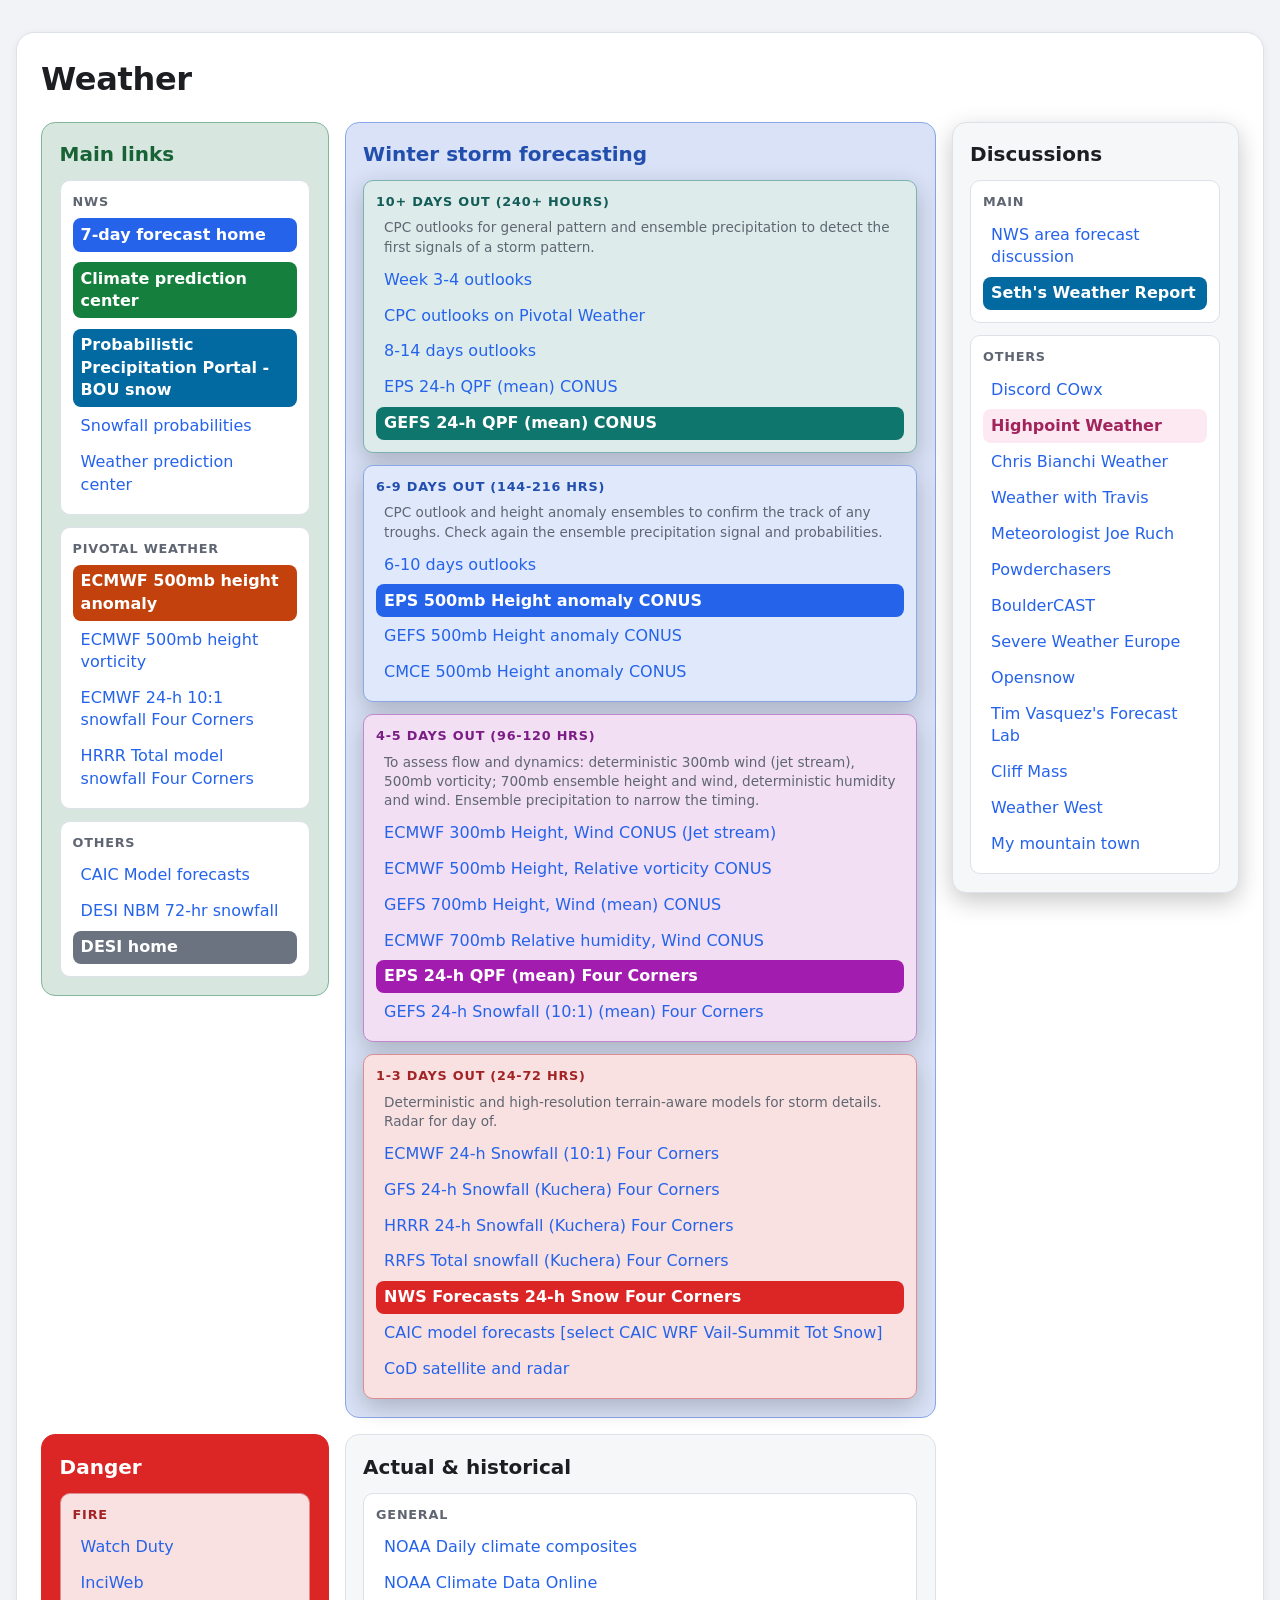
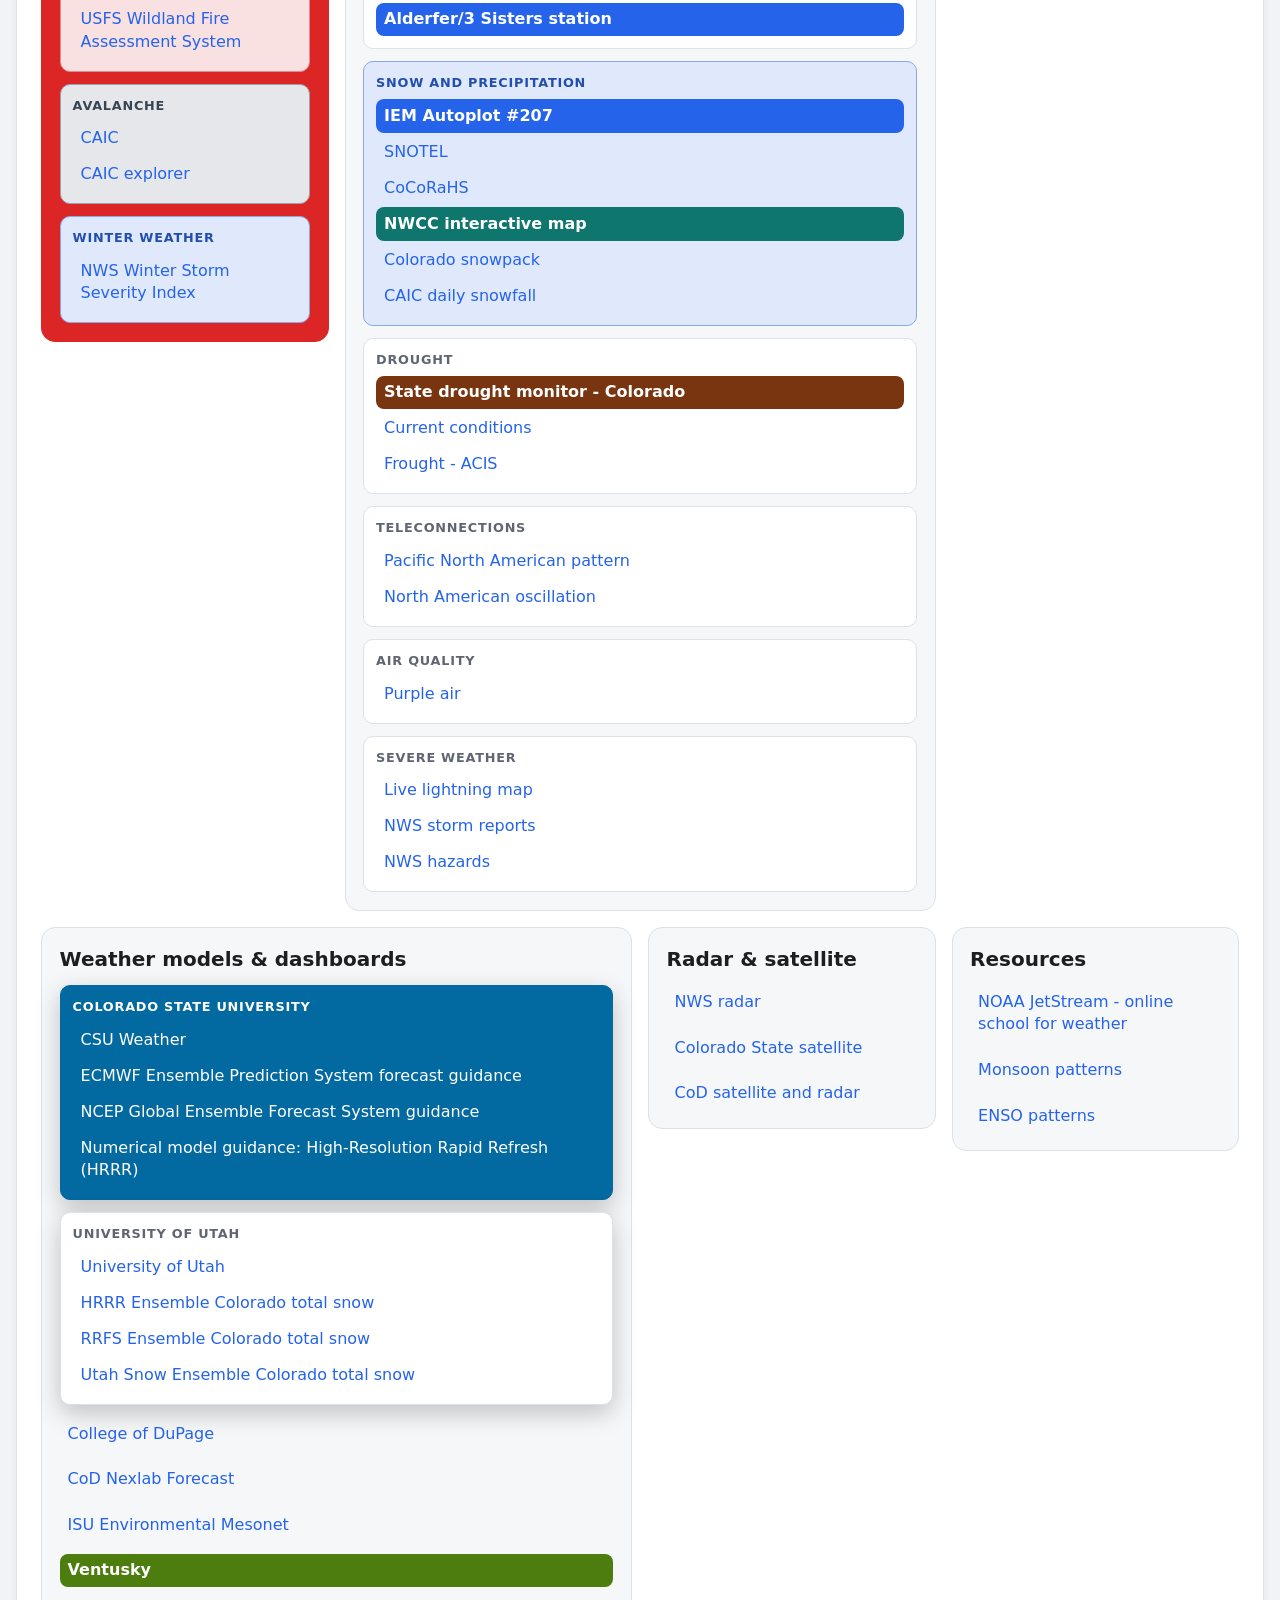
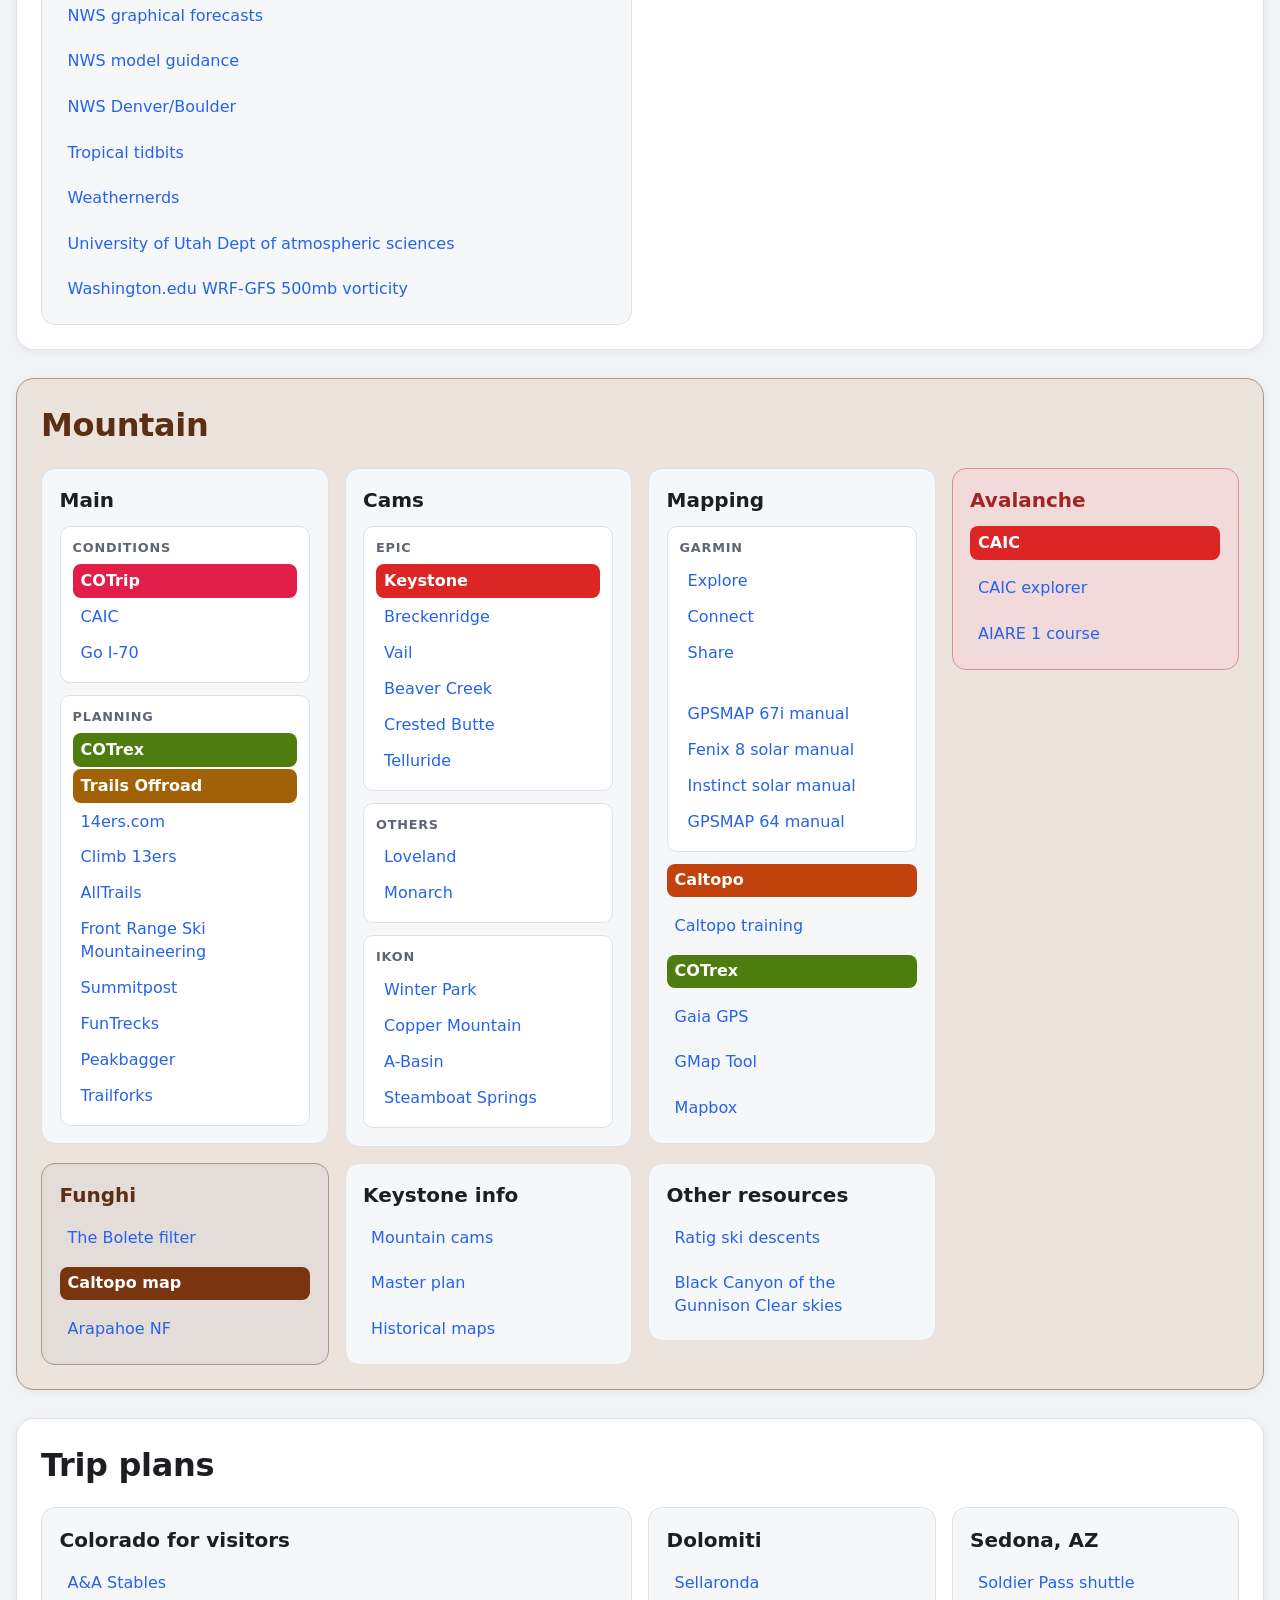
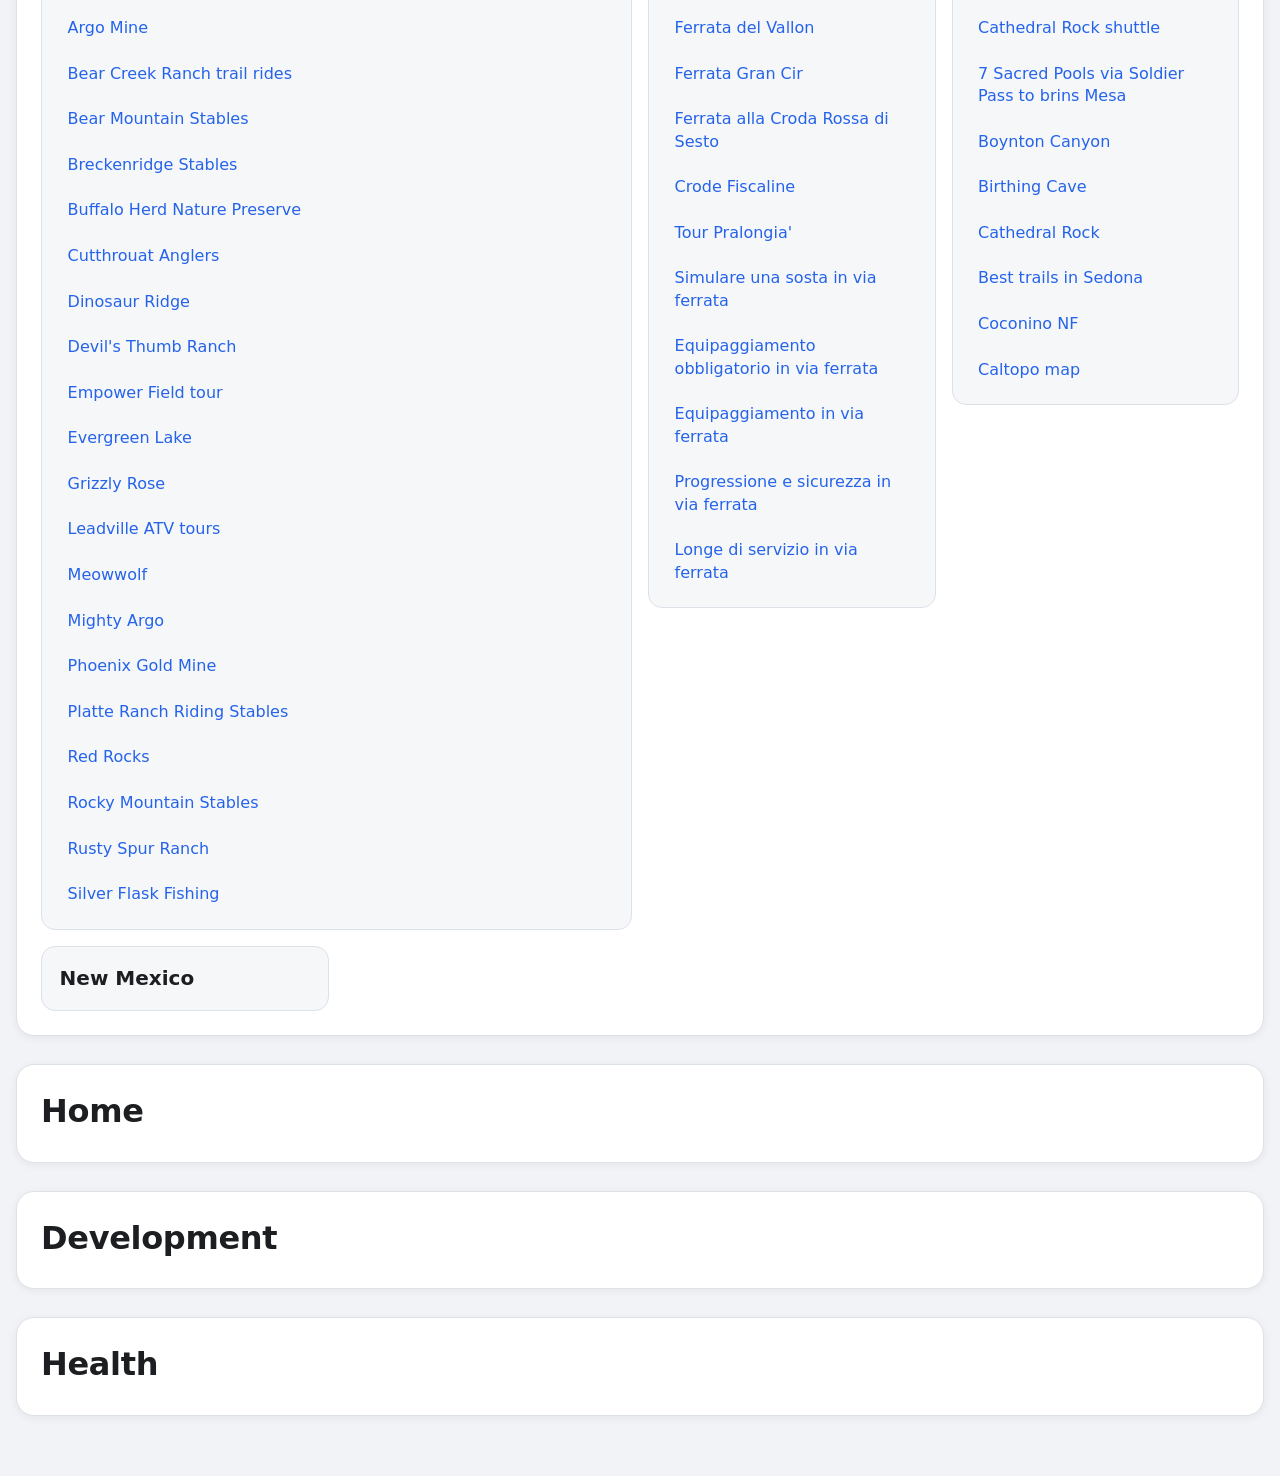
<file: index.html>
<!DOCTYPE html>
<html lang="en">
<head>
  <meta charset="utf-8">
  <meta name="viewport" content="width=device-width, initial-scale=1">
  <title>Favorite Links</title>

  <link rel="stylesheet" href="favorite-links.css">
   
</head>

<body>

    <div class="card-1">
        <h2>Weather</h2>

        <div class="card-2 green">
            <h3>Main links</h3>

            <div class="card-3">
                <h4>NWS</h4>
                    <a class="card-link solid blue mb-1" href="https://forecast.weather.gov/MapClick.php?lon=-105.38099262630568&lat=39.588177105466485#.Xbc_J25FyY4" target="_blank">7-day forecast home</a>
                    <a class="card-link solid green mb-1" href="https://www.cpc.ncep.noaa.gov/products/forecasts/" target="_blank">Climate prediction center</a>
                    <a class="card-link solid sky" href="https://www.wpc.ncep.noaa.gov/Prob_Precip/?ptype=snow&zoom=BOU" target="_blank">Probabilistic Precipitation Portal - BOU snow</a>
                    <a class="card-link" href="https://forecast.weather.gov/MapClick.php?lon=-105.38099262630568&lat=39.588177105466485#.Xbc_J25FyY4" target="_blank">Snowfall probabilities</a>
                    <a class="card-link" href="https://www.wpc.ncep.noaa.gov/index.php#page=ovw" target="_blank">Weather prediction center</a>
            </div>    
            
            <div class="card-3">
                <h4>Pivotal weather</h4>
                    <a class="card-link solid orange" href="https://beta.pivotalweather.com/models/ecmwf_full/500h_anom/conus?forecastHour=126&run=2026103012" target="_blank">ECMWF 500mb height anomaly</a>
                    <a class="card-link" href="https://beta.pivotalweather.com/models/ecmwf_full/500hv/conus?forecastHour=132&run=2026103012" target="_blank">ECMWF 500mb height vorticity</a>
                    <a class="card-link" href="https://beta.pivotalweather.com/models/ecmwf_full/sn10_024h-imp/us_fc?forecastHour=156&run=2026103012" target="_blank">ECMWF 24-h 10:1 snowfall Four Corners</a>
                    <a class="card-link" href="https://beta.pivotalweather.com/models/hrrr/snowfall_acc-imp/us_fc?forecastHour=1&run=2026103017" target="_blank">HRRR Total model snowfall Four Corners</a>
            </div>

            <div class="card-3">
                <h4>Others</h4>
                    <a class="card-link" href="https://avalanche.state.co.us/weather/forecast-models">CAIC Model forecasts</a>
                    <a class="card-link" href="https://sites.gsl.noaa.gov/desi/?x4dLocations=%5B%22City%22%5D&chart=x4d&lat=40&lon=-105&theme=dark&timeZone=local&hourFormat=12&x4dviewState=%7B%22latitude%22%3A39.498%2C%22longitude%22%3A-105.844%2C%22bearing%22%3A0%2C%22pitch%22%3A0%2C%22zoom%22%3A7.68%7D&dset=NBM_CO-CONUS&clusHghlgt=true&x4dMapStyle=3D&x4dMaps=%7B%22basemap%22%3A%7B%22value%22%3A%22Mapbox%22%7D%2C%22mapboxBasemap%22%3A%7B%22value%22%3A%22Charcoal%22%2C%22parentValue%22%3A%22mapboxBasemap%22%7D%2C%22Airports%22%3A%7B%7D%2C%22ARTCC%22%3A%7B%7D%2C%22Cities%22%3A%7B%22checked%22%3Atrue%7D%2C%22Coastlines%22%3A%7B%22checked%22%3Atrue%7D%2C%22County+lines%22%3A%7B%7D%2C%22Countries%22%3A%7B%7D%2C%22Country+lines%22%3A%7B%7D%2C%22Countries+NonUS%22%3A%7B%7D%2C%22Country+NonUS+lines%22%3A%7B%7D%2C%22CWAs%22%3A%7B%7D%2C%22Graticules%22%3A%7B%7D%2C%22HUC+6+%28CONUS+%26+OCONUS%29%22%3A%7B%7D%2C%22HUC+8+%28CONUS%29%22%3A%7B%7D%2C%22PSAs%22%3A%7B%7D%2C%22RFCs%22%3A%7B%7D%2C%22Roads%22%3A%7B%7D%2C%22State+lines%22%3A%7B%7D%2C%22Tribal+Lands%22%3A%7B%7D%2C%22Vulnerability%22%3A%7B%22value%22%3A%22Social+Vulnerability+Index%22%2C%22parentKey%22%3A%22Vulnerability%22%2C%22parentValue%22%3A%22Vulnerability%22%7D%2C%22Watches%2FWarnings%2FAdvisories%22%3A%7B%7D%2C%22Zones+%28public%29%22%3A%7B%7D%2C%22Zones+%28fire+wx%29%22%3A%7B%7D%2C%22Zones+%28coastal+marine%29%22%3A%7B%7D%2C%22Zones+%28offshore+marine%29%22%3A%7B%7D%7D&preferredFontSize=14&x4dDset=%7B%22renderOptions%22%3A%22snow72%22%2C%22plotargs%22%3A%5B%7B%22fields%22%3A%5B%22snow72%22%5D%2C%22fieldOption%22%3A%22spread%22%2C%22trackingID%22%3A%22tracking_c58cbac4-a18a-4561-87d9-267f443c7525%22%2C%22layerorder%22%3A1793505277482%7D%5D%2C%22name%22%3A%22spread%22%7D&x1dGroup=Default&x1dSection=overview&x1dSingleField=t2&x1dGraphStyle=pdf&x2dGraphStyle=boxwhisker&x4dCityPadding=1&x1dMapType=dark&summaryTableAreaSelection=geoRegion%3ACONUS" target="_blank">DESI NBM 72-hr snowfall</a>
                    <a class="card-link solid gray" href="https://sites.gsl.noaa.gov/desi/" target="_blank">DESI home</a>
            </div>
            
        </div>

        <div class="card-2 wide blue">
            <h3>Winter storm forecasting</h3>

            <div class="card-3 teal shadow">
                <h4>10+ days out (240+ hours)</h4>
                <p class="card-note">CPC outlooks for general pattern and ensemble precipitation to detect the first signals of a storm pattern.</p>
                <a class="card-link" href="https://www.cpc.ncep.noaa.gov/products/predictions/WK34/" target="_blank">Week 3-4 outlooks</a>
                <a class="card-link" href="https://beta.pivotalweather.com/forecasts/cpc/cpc_prcp_d0814/conus" target="_blank">CPC outlooks on Pivotal Weather</a>
                <a class="card-link" href="https://www.cpc.ncep.noaa.gov/products/predictions/814day/" target="_blank">8-14 days outlooks</a>
                <a class="card-link" href="https://beta.pivotalweather.com/models/epsens/qpf_024h-mean-imp/conus?forecastHour=264" target="_blank">EPS 24-h QPF (mean) CONUS</a>
                <a class="card-link solid teal" href="https://beta.pivotalweather.com/models/gefsens/qpf_024h-mean-imp/conus?forecastHour=264" target="_blank">GEFS 24-h QPF (mean) CONUS</a>
            </div>

            <div class="card-3 blue shadow">
                <h4>6-9 days out (144-216 hrs)</h4>
                <p class="card-note">CPC outlook and height anomaly ensembles to confirm the track of any troughs. Check again the ensemble precipitation signal and probabilities.</p>
                <a class="card-link" href="https://www.cpc.ncep.noaa.gov/products/predictions/610day/" target="_blank">6-10 days outlooks</a>
                <a class="card-link solid blue" href="https://beta.pivotalweather.com/models/epsens/500h_anom-mean/conus?forecastHour=144" target="_blank">EPS 500mb Height anomaly CONUS</a>
                <a class="card-link" href="https://beta.pivotalweather.com/models/gefsens/500h_anom-mean/conus?forecastHour=144" target="_blank">GEFS 500mb Height anomaly CONUS</a>
                <a class="card-link" href="https://beta.pivotalweather.com/models/cmceens/500h_anom-mean/conus?forecastHour=0" target="_blank">CMCE 500mb Height anomaly CONUS</a>
            </div>

            <div class="card-3 magenta shadow">
                <h4>4-5 days out (96-120 hrs)</h4>
                <p class="card-note">To assess flow and dynamics: deterministic 300mb wind (jet stream), 500mb vorticity; 700mb ensemble height and wind, deterministic humidity and wind. Ensemble precipitation to narrow the timing.</p>
                <a class="card-link" href="https://beta.pivotalweather.com/models/ecmwf_full/500hv/conus?forecastHour=00" target="_blank">ECMWF 300mb Height, Wind CONUS (Jet stream)</a>
                <a class="card-link" href="https://beta.pivotalweather.com/models/ecmwf_full/500hv/conus?forecastHour=00" target="_blank">ECMWF 500mb Height, Relative vorticity CONUS</a>
                <a class="card-link" href="https://beta.pivotalweather.com/models/gefsens/700wh-mean/conus?forecastHour=0" target="_blank">GEFS 700mb Height, Wind (mean) CONUS</a>
                <a class="card-link" href="https://beta.pivotalweather.com/models/ecmwf_full/700rh/conus?forecastHour=0" target="_blank">ECMWF 700mb Relative humidity, Wind CONUS</a>
                <a class="card-link solid magenta" href="https://beta.pivotalweather.com/models/epsens/qpf_024h-mean-imp/us_fc?forecastHour=24" target="_blank">EPS 24-h QPF (mean) Four Corners</a>
                <a class="card-link" href="https://beta.pivotalweather.com/models/gefsens/sn10_024h-mean-imp/us_fc?forecastHour=24" target="_blank">GEFS 24-h Snowfall (10:1) (mean) Four Corners</a>
                
            </div>

            <div class="card-3 red shadow">
                <h4>1-3 days out (24-72 hrs)</h4>
                <p class="card-note">Deterministic and high-resolution terrain-aware models for storm details. Radar for day of.</p>
                <a class="card-link" href="https://beta.pivotalweather.com/models/ecmwf_full/sn10_024h-imp/us_fc?forecastHour=24" target="_blank">ECMWF 24-h Snowfall (10:1) Four Corners</a>
                <a class="card-link" href="https://beta.pivotalweather.com/models/gfs/snku_024h-imp/us_fc?forecastHour=24" target="_blank">GFS 24-h Snowfall (Kuchera) Four Corners</a>
                <a class="card-link" href="https://beta.pivotalweather.com/models/hrrr/snku_024h-imp/us_fc?forecastHour=24" target="_blank">HRRR 24-h Snowfall (Kuchera) Four Corners</a>
                <a class="card-link" href="https://beta.pivotalweather.com/models/rrfs/snku_acc-imp/us_fc?forecastHour=1" target="_blank">RRFS Total snowfall (Kuchera) Four Corners</a>
                <a class="card-link solid red" href="https://beta.pivotalweather.com/forecasts/ndfd/ndfd_24hsnow/us_fc" target="_blank">NWS Forecasts 24-h Snow Four Corners</a>
                <a class="card-link" href="https://avalanche.state.co.us/weather/forecast-models" target="_blank">CAIC model forecasts [select CAIC WRF Vail-Summit Tot Snow] </a>
                <a class="card-link" href="https://weather.cod.edu/satrad/?parms=local-Colorado-comp_radar-24-0-100-1&checked=map&colorbar=undefined" target="_blank">CoD satellite and radar</a>
            </div>

        </div>

        <div class="card-2 shadow">
            <h3>Discussions</h3>

            <div class="card-3">
                <h4>Main</h4>
                    <a class="card-link" href="https://forecast.weather.gov/product.php?site=BOU&issuedby=BOU&product=AFD&format=CI&version=1&glossary=10" target="_blank">NWS area forecast discussion</a>
                    <a class="card-link solid sky" href="https://www.facebook.com/SethsWeatherReport" target="_blank">Seth's Weather Report</a>
            </div>

            <div class="card-3">
                <h4>Others</h4>
                    <a class="card-link" href="https://discord.com/channels/416744473536495617/416744473536495619" target="_blank">Discord COwx</a>
                    <a class="card-link pink" href="https://www.facebook.com/highpointwx/" target="_blank">Highpoint Weather</a>
                    <a class="card-link" href="https://www.facebook.com/BianchiWeather" target="_blank">Chris Bianchi Weather</a>
                    <a class="card-link" href="https://www.facebook.com/travisandweather" target="_blank">Weather with Travis</a>
                    <a class="card-link" href="https://www.facebook.com/ColoradoJoeWx" target="_blank">Meteorologist Joe Ruch</a>
                    <a class="card-link" href="https://powderchasers.com/" target="_blank">Powderchasers</a>
                    <a class="card-link" href="https://bouldercast.com/" target="_blank">BoulderCAST</a>
                    <a class="card-link" href="https://www.severe-weather.eu/" target="_blank">Severe Weather Europe</a>
                    <a class="card-link" href="https://opensnow.com/dailysnow#state" target="_blank">Opensnow</a>
                    <a class="card-link" href="https://www.youtube.com/user/timwxx" target="_blank">Tim Vasquez's Forecast Lab</a>
                    <a class="card-link" href="https://cliffmass.blogspot.com/" target="_blank">Cliff Mass</a>
                    <a class="card-link" href="https://weatherwest.com/" target="_blank">Weather West</a>
                    <a class="card-link" href="https://mymountaintown.com/expert-local-weather" target="_blank">My mountain town</a>
            </div>

        </div>

        <div class="card-2 solid red">
            <h3>Danger</h3>

            <div class="card-3 red">
                <h4>Fire</h4>
            
                <a class="card-link" href="https://app.watchduty.org/" target="_blank">Watch Duty</a>
                <a class="card-link" href="https://inciweb.wildfire.gov/" target="_blank">InciWeb</a>
                <a class="card-link" href="https://www.wfas.net/" target="_blank">USFS Wildland Fire Assessment System</a>
            </div>

            <div class="card-3 slate">
                <h4>Avalanche</h4>
            
                <a class="card-link" href="https://avalanche.state.co.us/" target="_blank">CAIC</a>
                <a class="card-link" href="https://forecasts.avalanche.state.co.us/explorer/" target="_blank">CAIC explorer</a>
            </div>

            <div class="card-3 blue">
                <h4>Winter weather</h4>
            
                <a class="card-link" href="https://www.wpc.ncep.noaa.gov/wwd/wssi/wssi.php?id=BOU" target="_blank">NWS Winter Storm Severity Index</a>
            </div>

        </div>


        <div class="card-2 wide">
            <h3>Actual &amp; historical</h3>

            <div class="card-3">
                <h4>General</h4>
                <a class="card-link" href="https://psl.noaa.gov/data/composites/day/" target="_blank">NOAA Daily climate composites</a>
                <a class="card-link" href="https://psl.noaa.gov/data/composites/day/" target="_blank">NOAA Climate Data Online</a>
                <a class="card-link solid" href="https://jefferson-co.weatherstem.com/alderfer" target="_blank">Alderfer/3 Sisters station</a>
            </div>

            <div class="card-3 blue">
                <h4>Snow and precipitation</h4>
                <a class="card-link solid blue" href="https://mesonet.agron.iastate.edu/plotting/auto/?_wait=no&q=207&v=snow&t=state&wfo=BOU&csector=CO&p=contour&hours=24&sz=5&f=linear&z=yes&zr=3&pz=yes&coop=no&cocorahs=yes&c=yes&ct=yes&lw=1.0&cmap=jet&_r=t&dpi=100&_fmt=png" target="_blank">IEM Autoplot #207</a>
                <a class="card-link" href="https://www.nrcs.usda.gov/resources/data-and-reports/snow-and-climate-monitoring-predefined-reports-and-maps" target="_blank">SNOTEL</a>
                <a class="card-link" href="https://www.cocorahs.org/" target="_blank">CoCoRaHS</a>
                <a class="card-link solid teal" href="https://nwcc-apps.sc.egov.usda.gov/imap/#version=2&elements=&networks=!&states=!&basins=!&hucs=&minElevation=&maxElevation=&elementSelectType=any&activeOnly=true&activeForecastPointsOnly=false&hucLabels=false&hucIdLabels=false&hucParameterLabels=true&stationLabels=&overlays=&overlays=&basinOpacity=75&basinNoDataOpacity=25&basemapOpacity=100&maskOpacity=0&mode=data&openSections=dataElement,parameter,date,basin,options,elements,location,networks&controlsOpen=true&popup=&popupMulti=&popupBasin=&base=esriNgwm&displayType=basinstation&basinType=6&dataElement=PREC&depth=-8&parameter=PCTMED&frequency=DAILY&duration=wytd&customDuration=&dayPart=E&monthPart=E&forecastPubDay=1&forecastExceedance=50&useMixedPast=true&seqColor=1&divColor=7&scaleType=D&scaleMin=&scaleMax=&referencePeriodType=POR&referenceBegin=1991&referenceEnd=2020&minimumYears=20&hucAssociations=true&relativeDate=-1&lat=40.00&lon=-99.00&zoom=4.0" target="_blank">NWCC interactive map</a>
                <a class="card-link" href="https://www.weather.gov/bou/co_snowpack" target="_blank">Colorado snowpack</a>
                <a class="card-link" href="https://avalanche.state.co.us/weather/weather-stations" target="_blank">CAIC daily snowfall</a>
            </div>
            
            <div class="card-3">
                <h4>Drought</h4>
                <a class="card-link solid brown" href="https://droughtmonitor.unl.edu/CurrentMap/StateDroughtMonitor.aspx?CO" target="_blank">State drought monitor - Colorado</a>
                <a class="card-link" href="https://droughtmonitor.unl.edu/ConditionsOutlooks/CurrentConditions.aspx" target="_blank">Current conditions</a>
                <a class="card-link" href="https://drought.rcc-acis.org/" target="_blank">Frought - ACIS</a>
            </div>

            <div class="card-3">
                <h4>Teleconnections</h4>
                <a class="card-link" href="https://www.cpc.ncep.noaa.gov/products/precip/CWlink/pna/pna_index_mrf.shtml" target="_blank">Pacific North American pattern</a>
                <a class="card-link" href="https://www.cpc.ncep.noaa.gov/products/precip/CWlink/pna/nao_index_mrf.shtml" target="_blank">North American oscillation</a>
            </div>

            <div class="card-3">
                <h4>Air quality</h4>
                <a class="card-link" href="https://forecasts.avalanche.state.co.us/explorer/" target="_blank">Purple air</a>
            </div>

            <div class="card-3">
                <h4>Severe weather</h4>
                <a class="card-link" href="https://map.blitzortung.org/#3.22/28.93/-64.39" target="_blank">Live lightning map</a>
                <a class="card-link" href="https://www.weather.gov/source/crh/lsrmap.html?sid=bou" target="_blank">NWS storm reports</a>
                <a class="card-link" href="https://www.weather.gov/wrh/hazards" target="_blank">NWS hazards</a>
            </div>

        </div>

        <div class="card-2 wide">
            <h3>Weather models &amp; dashboards</h3>

            <div class="card-3 solid sky shadow">
                <h4>Colorado State University</h4>
                <a class="card-link" href="https://schumacher.atmos.colostate.edu/weather/" target="_blank">CSU Weather</a>
                <a class="card-link" href="https://schumacher.atmos.colostate.edu/weather/ecmwf.php" target="_blank">ECMWF Ensemble Prediction System forecast guidance</a>
                <a class="card-link" href="https://schumacher.atmos.colostate.edu/weather/ens.php" target="_blank">NCEP Global Ensemble Forecast System guidance</a>
                <a class="card-link" href="https://schumacher.atmos.colostate.edu/weather/hrrr.php" target="_blank">Numerical model guidance: High-Resolution Rapid Refresh (HRRR)</a>

            </div>

            <div class="card-3 shadow">
                <h4>University of Utah</h4>
                <a class="card-link" href="http://weather.utah.edu/index.php" target="_blank">University of Utah</a>
                <a class="card-link" href="http://weather.utah.edu/index.php?t=hrrrqsf&d=48HS&r=CO" target="_blank">HRRR Ensemble Colorado total snow</a>
                <a class="card-link" href="http://weather.utah.edu/index.php?t=rrfsqsf&d=60HS&r=CO" target="_blank">RRFS Ensemble Colorado total snow</a>
                <a class="card-link" href="http://weather.utah.edu/index.php?t=ensgefsds&d=240HS&r=CO" target="_blank">Utah Snow Ensemble Colorado total snow</a>

            </div>
            
            <a class="card-link" href="https://weather.cod.edu/" target="_blank">College of DuPage</a>
            <a class="card-link" href="https://weather.cod.edu/forecast/" target="_blank">CoD Nexlab Forecast</a>
            <a class="card-link" href="https://mesonet.agron.iastate.edu/plotting/auto/" target="_blank">ISU Environmental Mesonet</a>
            <a class="card-link solid lime" href="https://www.ventusky.com/precipitation-map/3-hours#p=39.613;-105.407;10&t=20261101/0300" target="_blank">Ventusky</a>
            <a class="card-link" href="https://digital.weather.gov/?zoom=6&lat=40.51137&lon=-105.24512&layers=00BTFFTT&region=0&element=0&mxmz=false" target="_blank">NWS graphical forecasts</a>
            <a class="card-link" href="https://mag.ncep.noaa.gov/model-guidance-model-area.php#" target="_blank">NWS model guidance</a>
            <a class="card-link" href="https://www.weather.gov/bou/" target="_blank">NWS Denver/Boulder</a>
            <a class="card-link" href="https://www.tropicaltidbits.com/analysis/models/" target="_blank">Tropical tidbits</a>
            <a class="card-link" href="https://www.weathernerds.org/home.html" target="_blank">Weathernerds</a>
            <a class="card-link" href="https://weather.utah.edu/index.php?t=sref&r=CABTP&d=PL" target="_blank">University of Utah Dept of atmospheric sciences</a>
            <a class="card-link" href="https://www.weathernerds.org/home.html" target="_blank">Washington.edu WRF-GFS 500mb vorticity</a>
            
        </div>

        <div class="card-2">
            <h3>Radar &amp; satellite</h3>

            <a class="card-link" href="https://radar.weather.gov/#/" target="_blank">NWS radar</a>
            <a class="card-link" href="https://slider.cira.colostate.edu/" target="_blank">Colorado State satellite</a>
            <a class="card-link" href="https://weather.cod.edu/satrad/?parms=local-Colorado-comp_radar-24-0-100-1&checked=map&colorbar=undefined" target="_blank">CoD satellite and radar</a>
        </div>

        <div class="card-2">
            <h3>Resources</h3>

            <a class="card-link" href="https://www.noaa.gov/jetstream" target="_blank">NOAA JetStream - online school for weather</a>
            <a class="card-link" href="https://www.noaa.gov/jetstream" target="_blank">Monsoon patterns</a>
            <a class="card-link" href="https://www.weather.gov/media/bou/ENSOlocalprecipimpacts.pdf" target="_blank">ENSO patterns</a>
        </div>

    </div>

    <div class="card-1 brown">
        <h2>Mountain</h2>

        <div class="card-2">
            <h3>Main</h3>

            <div class="card-3">
                <h4>Conditions</h4>
                    <a class="card-link solid rose" href="https://www.cotrip.org/?" target="_blank">COTrip</a>
                    <a class="card-link" href="https://avalanche.state.co.us/" target="_blank">CAIC</a>
                    <a class="card-link" href="https://goi70.com/travel/" target="_blank">Go I-70</a>

            </div>

            <div class="card-3">
                <h4>Planning</h4>
                    <a class="card-link solid lime" href="https://trails.colorado.gov/" target="_blank">COTrex</a>
                    <a class="card-link solid yellow" href="https://www.trailsoffroad.com/" target="_blank">Trails Offroad</a>
                    <a class="card-link" href="https://www.14ers.com/" target="_blank">14ers.com</a>
                    <a class="card-link" href="https://www.climb13ers.com/colorado-13ers/" target="_blank">Climb 13ers</a>
                    <a class="card-link" href="https://www.alltrails.com/" target="_blank">AllTrails</a>
                    <a class="card-link" href="https://www.frontrangeskimo.com/" target="_blank">Front Range Ski Mountaineering</a>
                    <a class="card-link" href="https://www.summitpost.org/" target="_blank">Summitpost</a>
                    <a class="card-link" href="https://funtreks.com/" target="_blank">FunTrecks</a>
                    <a class="card-link" href="https://www.peakbagger.com/Default.aspx" target="_blank">Peakbagger</a>
                    <a class="card-link" href="https://www.trailforks.com/" target="_blank">Trailforks</a>
            </div>

        </div>

        <div class="card-2">
            <h3>Cams</h3>

            <div class="card-3">
                <h4>Epic</h4>
                <a class="card-link solid red" href="https://www.keystoneresort.com/the-mountain/mountain-conditions/mountain-cams.aspx" target="_blank">Keystone</a>
                <a class="card-link" href="https://www.breckenridge.com/the-mountain/mountain-conditions/mountain-cams.aspx" target="_blank">Breckenridge</a>
                <a class="card-link" href="https://www.vail.com/the-mountain/mountain-conditions/mountain-cams.aspx" target="_blank">Vail</a>
                <a class="card-link" href="https://www.beavercreek.com/the-mountain/mountain-conditions/mountain-cams.aspx" target="_blank">Beaver Creek</a>
                <a class="card-link" href="https://www.skicb.com/the-mountain/mountain-conditions/mountain-cams.aspx" target="_blank">Crested Butte</a>
                <a class="card-link" href="https://tellurideskiresort.com/webcams/" target="_blank">Telluride</a>
            </div>

            <div class="card-3">
                <h4>Others</h4>
                <a class="card-link" href="https://skiloveland.com/timelapse/" target="_blank">Loveland</a>
                <a class="card-link" href="https://skimonarch.com/conditions/cams/" target="_blank">Monarch</a>
            </div>

            <div class="card-3">
                <h4>Ikon</h4>
                <a class="card-link" href="https://www.winterparkresort.com/the-mountain/mountain-cams" target="_blank">Winter Park</a>
                <a class="card-link" href="https://www.coppercolorado.com/the-mountain/webcams/" target="_blank">Copper Mountain</a>
                <a class="card-link" href="https://www.arapahoebasin.com/mountain-cams/" target="_blank">A-Basin</a>
                <a class="card-link" href="https://www.steamboat.com/the-mountain/live-cams" target="_blank">Steamboat Springs</a>
            </div>
            
        </div>

        <div class="card-2">
            <h3>Mapping</h3>

            <div class="card-3">
                <h4>Garmin</h4>
                <a class="card-link" href="https://explore.garmin.com" target="_blank">Explore</a>
                <a class="card-link" href="https://connect.garmin.com" target="_blank">Connect</a>
                <a class="card-link" href="https://share.garmin.com/biondani" target="_blank">Share</a>
                <br>
                <a class="card-link" href="https://www8.garmin.com/manuals/webhelp/GUID-11021D65-32D1-4558-A83E-F7F74FF88D7E/EN-US/GPSMAP_67i_OM_EN-US.pdf" target="_blank">GPSMAP 67i manual</a>
                <a class="card-link" href="https://www8.garmin.com/manuals/webhelp/GUID-11021D65-32D1-4558-A83E-F7F74FF88D7E/EN-US/GPSMAP_67i_OM_EN-US.pdf" target="_blank">Fenix 8 solar manual</a>
                <a class="card-link" href="https://www8.garmin.com/manuals/webhelp/GUID-A298EB1C-21D9-430F-8D06-A2CC74E5D5E9/EN-US/Instinct_Solar_OM_EN-US.pdf" target="_blank">Instinct solar manual</a>
                <a class="card-link" href="https://www8.garmin.com/manuals/webhelp/gpsmap64/EN-US/GPSMAP_64_OM_EN-US.pdf" target="_blank">GPSMAP 64 manual</a>
            </div>

            <a class="card-link solid orange" href="https://caltopo.com" target="_blank">Caltopo</a>
            <a class="card-link" href="https://training.caltopo.com/" target="_blank">Caltopo training</a>
            <a class="card-link solid lime" href="https://trails.colorado.gov/" target="_blank">COTrex</a>
            <a class="card-link" href="https://www.gaiagps.com/map/?loc=11.0/-105.0832/39.5917&layer=NationalMap" target="_blank">Gaia GPS</a>
            <a class="card-link" href="https://www.gmaptool.eu/en" target="_blank">GMap Tool</a>
            <a class="card-link" href="https://www.mapbox.com/" target="_blank">Mapbox</a>
        </div>

        <div class="card-2 red">
            <h3>Avalanche</h3>
            <a class="card-link solid red" href="https://avalanche.state.co.us/" target="_blank">CAIC</a>
            <a class="card-link" href="https://forecasts.avalanche.state.co.us/explorer/" target="_blank">CAIC explorer</a>
            <a class="card-link" href="https://sites.google.com/avtraining.org/2020-21-aiare1online/introduction?pli=1&authuser=0" target="_blank">AIARE 1 course</a>
        </div>

        <div class="card-2 brown">
            <h3>Funghi</h3>
            <a class="card-link" href="https://boletes.wpamushroomclub.org/?fwp_filters=filter-set-1-regional-filters%2Czone-4-found-in-the-southwest%2Cgrows-in-coniferous-woods" target="_blank">The Bolete filter</a>
            <a class="card-link solid brown" href="https://caltopo.com/m/H6E6" target="_blank">Caltopo map</a>
            <a class="card-link" href="https://www.fs.usda.gov/r02/arp/permits/forest-products" target="_blank">Arapahoe NF</a>
        </div>

        <div class="card-2">
            <h3>Keystone info</h3>
            <a class="card-link" href="https://www.keystoneresort.com/the-mountain/mountain-conditions/mountain-cams.aspx" target="_blank">Mountain cams</a>
            <a class="card-link" href="https://liftblog.com/2017/07/03/nowhere-to-go-but-up-the-keystone-master-plan/" target="_blank">Master plan</a>
            <a class="card-link" href="https://skimap.org/skiareas/view/519" target="_blank">Historical maps</a>

        </div>

        <div class="card-2">
            <h3>Other resources</h3>
            <a class="card-link" href="https://www.loudawson.com/rating-ski-descents-d-system/" target="_blank">Ratig ski descents</a>
            <a class="card-link" href="https://www.cleardarksky.com/c/BlkCnynCOkey.html" target="_blank">Black Canyon of the Gunnison Clear skies</a>

        </div>

    </div>

    <div class="card-1">
        <h2>Trip plans</h2>

        <div class="card-2 wide">
            <h3>Colorado for visitors</h3>

            <a class="card-link" href="https://www.aastables.com/" target="_blank">A&A Stables</a>
            <a class="card-link" href="https://argomilltour.com/" target="_blank">Argo Mine</a>
            <a class="card-link" href="https://www.bearcreekranchcolorado.com/guided-trail-rides" target="_blank">Bear Creek Ranch trail rides</a>
            <a class="card-link" href="https://bearmtnstables.com/learning" target="_blank">Bear Mountain Stables</a>
            <a class="card-link" href="https://breckstables.com/" target="_blank">Breckenridge Stables</a>
            <a class="card-link" href="https://www.uncovercolorado.com/wildlife/buffalo-herd-nature-preserve/" target="_blank">Buffalo Herd Nature Preserve</a>
            <a class="card-link" href="https://fishcolorado.com/" target="_blank">Cutthrouat Anglers</a>
            <a class="card-link" href="https://dinoridge.org/" target="_blank">Dinosaur Ridge</a>
            <a class="card-link" href="https://www.devilsthumbranch.com/" target="_blank">Devil's Thumb Ranch</a>
            <a class="card-link" href="https://www.coloradosports.org/stadium-tour/" target="_blank">Empower Field tour</a>
            <a class="card-link" href="https://www.evergreenrecreation.com/evergreen-lake" target="_blank">Evergreen Lake</a>
            <a class="card-link" href="https://grizzlyrose.com/" target="_blank">Grizzly Rose</a>
            <a class="card-link" href="https://leadvilleatvtours.com/" target="_blank">Leadville ATV tours</a>
            <a class="card-link" href="https://meowwolf.com/visit/denver" target="_blank">Meowwolf</a>
            <a class="card-link" href="https://mightyargo.com/" target="_blank">Mighty Argo</a>
            <a class="card-link" href="https://www.phoenixgoldmine.com/" target="_blank">Phoenix Gold Mine</a>
            <a class="card-link" href="https://www.tripadvisor.com/Attraction_Review-g33416-d1101404-Reviews-Platte_Ranch_Riding_Stables-Fairplay_Colorado.html" target="_blank">Platte Ranch Riding Stables</a>
            <a class="card-link" href="https://www.redrocksonline.com/" target="_blank">Red Rocks</a>
            <a class="card-link" href="https://www.rockymountainstables.com/" target="_blank">Rocky Mountain Stables</a>
            <a class="card-link" href="https://www.rustyspurr.com/locations/horseback-tours-near-breckenridge/" target="_blank">Rusty Spur Ranch</a>
            <a class="card-link" href="https://www.silverflaskfishing.com/" target="_blank">Silver Flask Fishing</a>

        </div>

        <div class="card-2">
            <h3>Dolomiti</h3>

            <a class="card-link" href="https://caltopo.com/m/11UPN68" target="_blank">Sellaronda</a>
                <a class="card-link" href="https://www.ferrate365.it/vie-ferrate/ferrata-del-vallon-sella/" target="_blank">Ferrata del Vallon</a>
                <a class="card-link" href="https://www.ferrate365.it/vie-ferrate/ferrata-gran-cir/" target="_blank">Ferrata Gran Cir</a>
                <a class="card-link" href="https://www.ferrate365.it/vie-ferrate/ferrata-costoni-croda-rossa-sesto/" target="_blank">Ferrata alla Croda Rossa di Sesto</a>
                <a class="card-link" href="https://www.summitpost.org/oberbachernspitzen-crode-fiscaline/957537" target="_blank">Crode Fiscaline</a>
                <a class="card-link" href="https://it.wikiloc.com/percorsi-mountain-bike/corvara-altipiano-del-pralongia-tour-40491222" target="_blank">Tour Pralongia'</a>
                <a class="card-link" href="https://www.ferrate365.it/blog/simulare-sosta-via-ferrata-fettuccia-longe/" target="_blank">Simulare una sosta in via ferrata</a>
                <a class="card-link" href="https://www.ferrate365.it/blog/equipaggiamento-obbligatorio-vie-ferrate/" target="_blank">Equipaggiamento obbligatorio in via ferrata</a>
                <a class="card-link" href="https://www.vieferrate.it/pag-sicurezza/equipaggiamento.html" target="_blank">Equipaggiamento in via ferrata</a>
                <a class="card-link" href="https://www.ferrate365.it/blog/progressione-sicurezza-vie-ferrate/" target="_blank">Progressione e sicurezza in via ferrata</a>
                <a class="card-link" href="https://www.youtube.com/watch?v=VNOvEstnZdQ" target="_blank">Longe di servizio in via ferrata</a>

        </div>

        <div class="card-2">
            <h3>Sedona, AZ</h3>

            <a class="card-link" href="https://sedonashuttle.com/routes/route-14/" target="_blank">Soldier Pass shuttle</a>
            <a class="card-link" href="https://sedonashuttle.com/routes/route-15/" target="_blank">Cathedral Rock shuttle</a>
            <a class="card-link" href="https://www.alltrails.com/trail/us/arizona/soldier-pass-to-brins-mesa-loop" target="_blank">7 Sacred Pools via Soldier Pass to brins Mesa</a>
            <a class="card-link" href="https://www.alltrails.com/trail/us/arizona/boynton-canyon-trail" target="_blank">Boynton Canyon</a>
            <a class="card-link" href="https://www.alltrails.com/trail/us/arizona/birthing-cave--2" target="_blank">Birthing Cave</a>
            <a class="card-link" href="https://www.alltrails.com/trail/us/arizona/cathedral-rock-trail" target="_blank">Cathedral Rock</a>
            <a class="card-link" href="https://www.alltrails.com/us/arizona/sedona" target="_blank">Best trails in Sedona</a>
            <a class="card-link" href="https://www.fs.usda.gov/r03/coconino" target="_blank">Coconino NF</a>
            <a class="card-link" href="https://caltopo.com/m/V3D4K16" target="_blank">Caltopo map</a>

        </div>

        <div class="card-2">
            <h3>New Mexico</h3>
        </div>

    </div>

    <div class="card-1">
        <h2>Home</h2>

    </div>

    <div class="card-1">
        <h2>Development</h2>

    </div>

    <div class="card-1">
        <h2>Health</h2>

    </div>

</body>

</html>
</file>
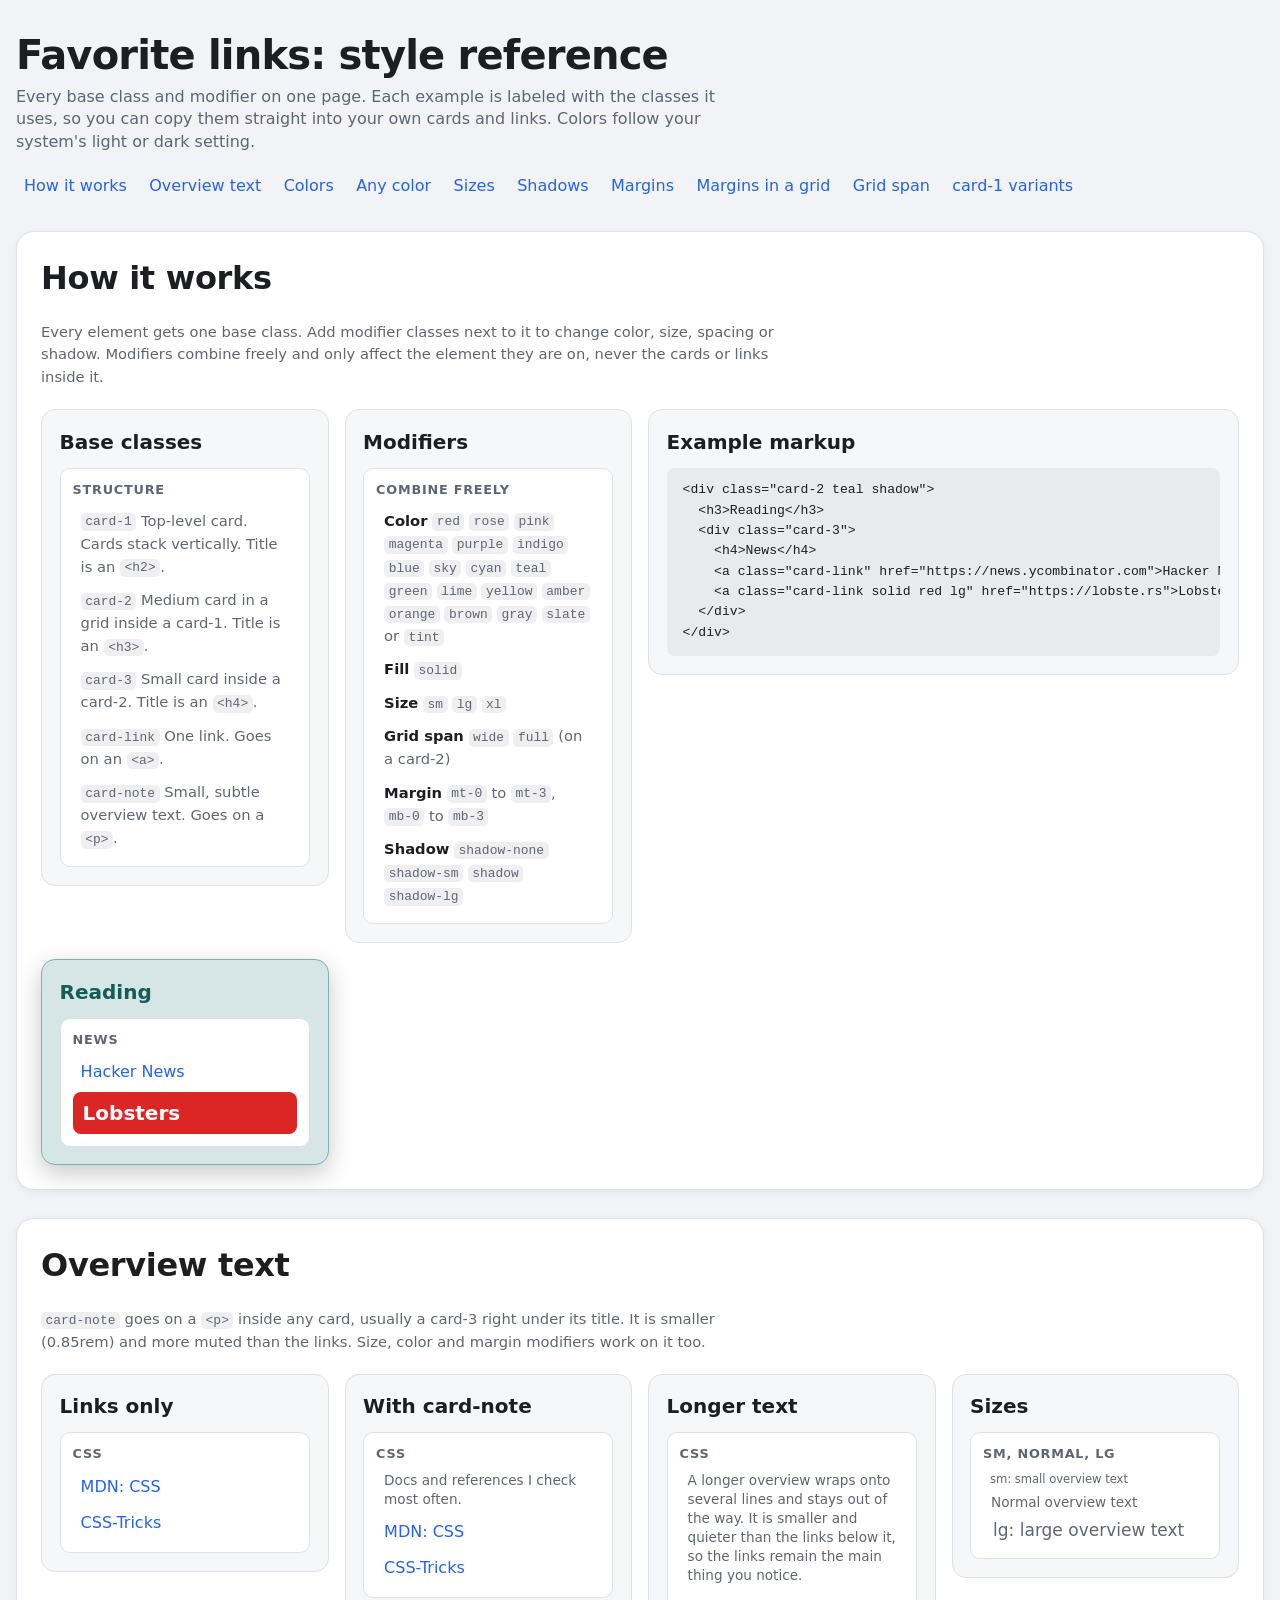
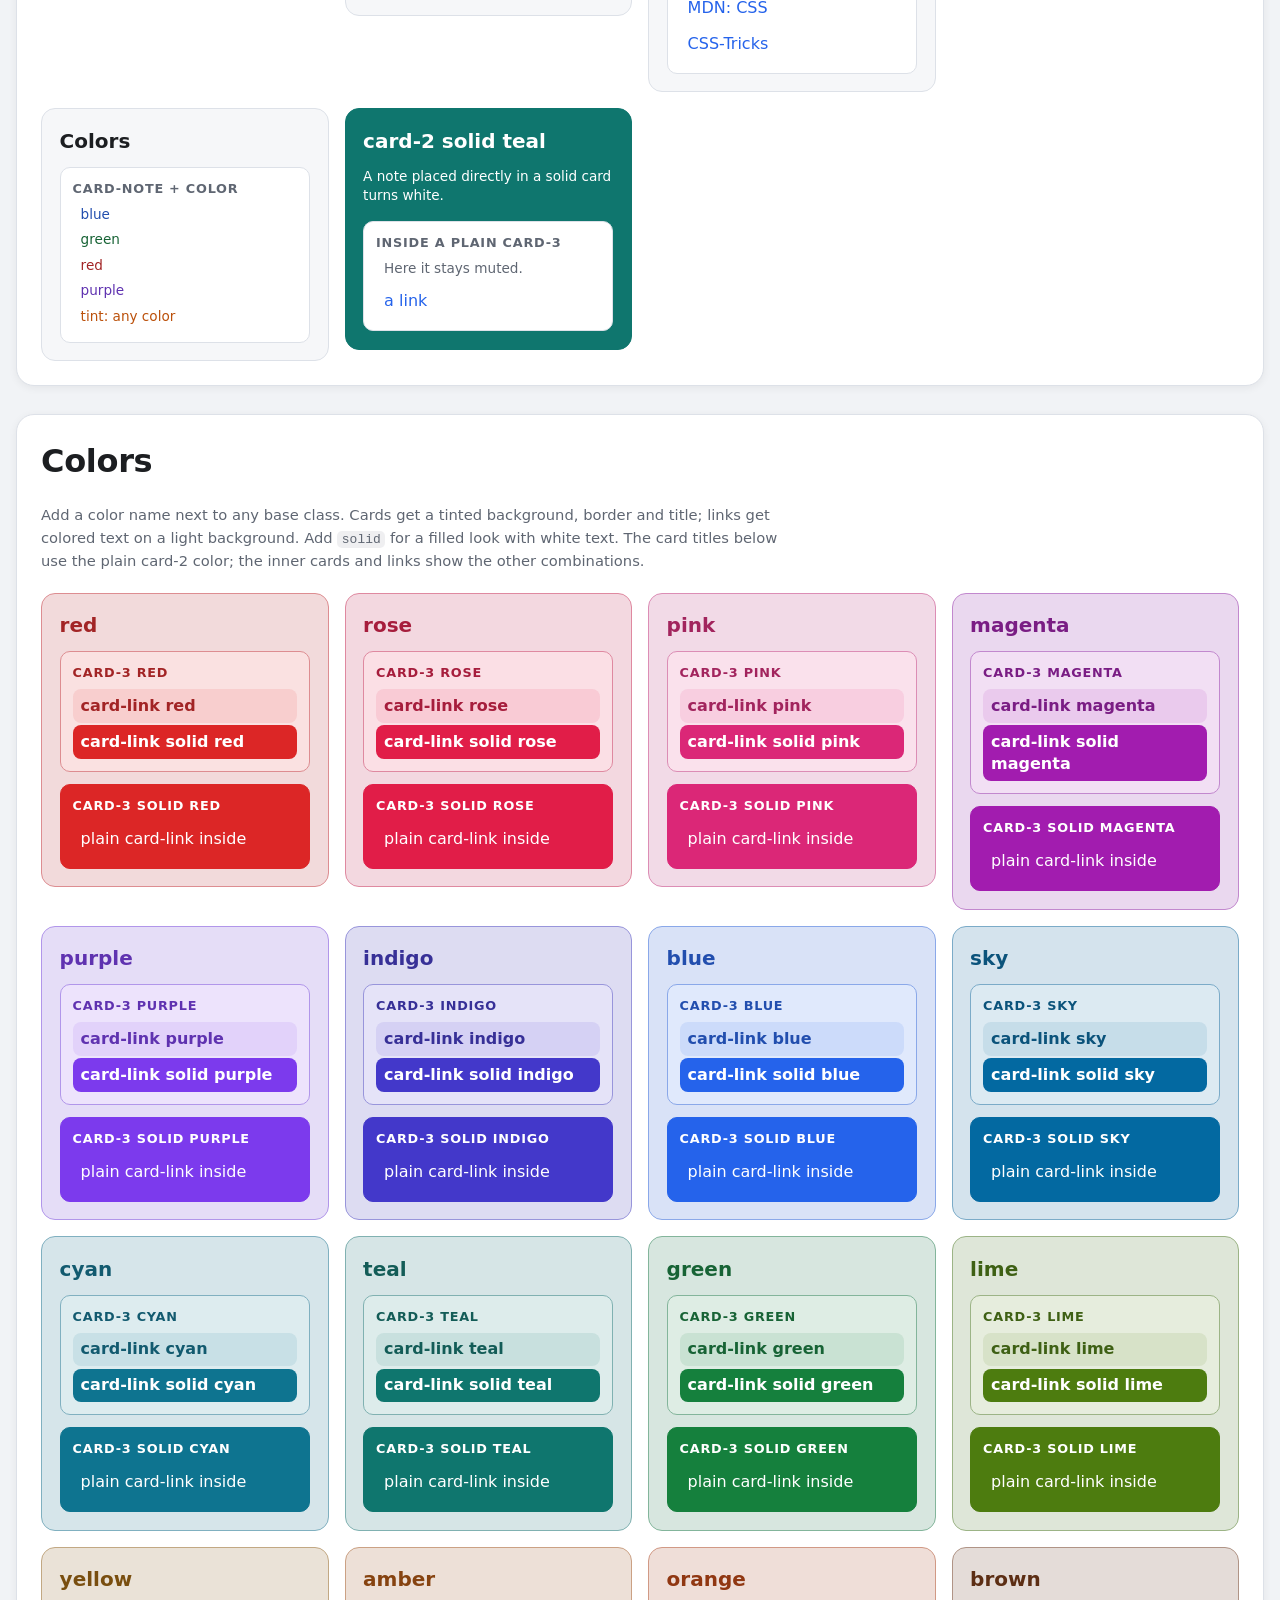
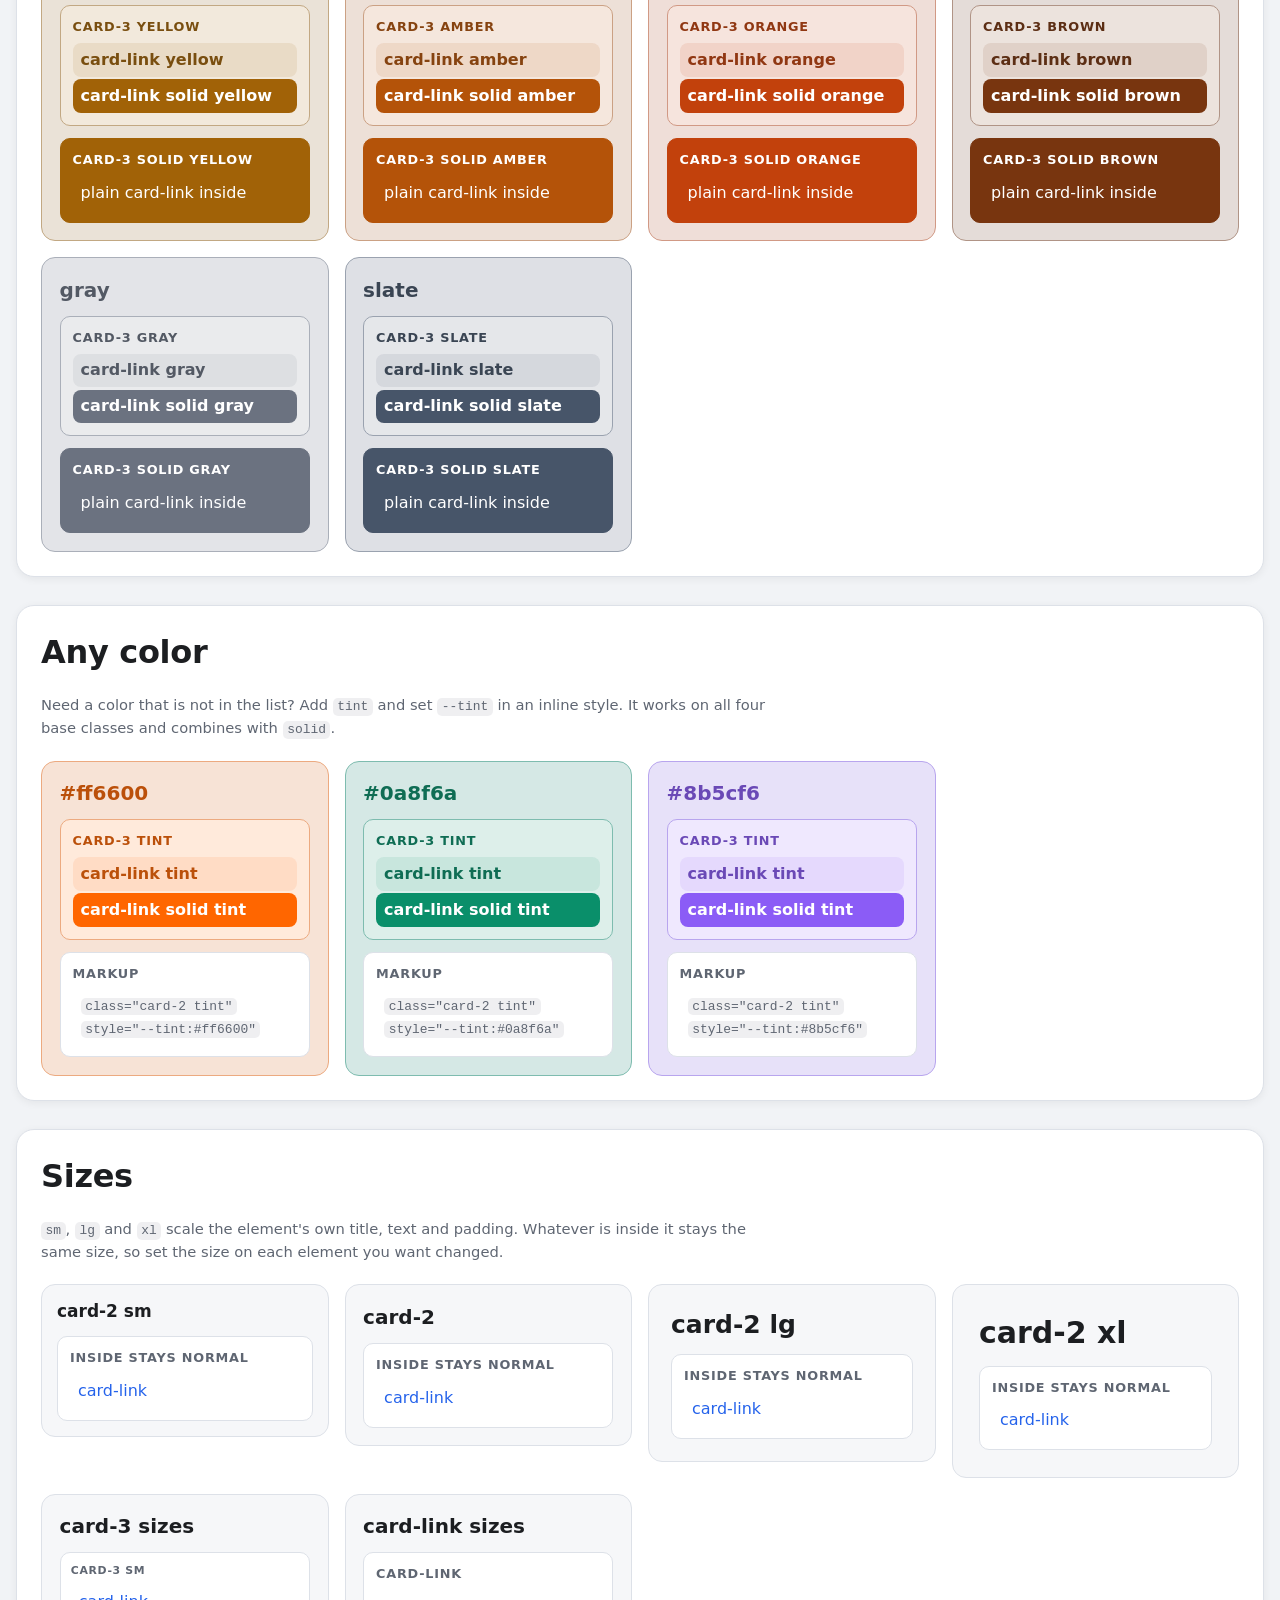
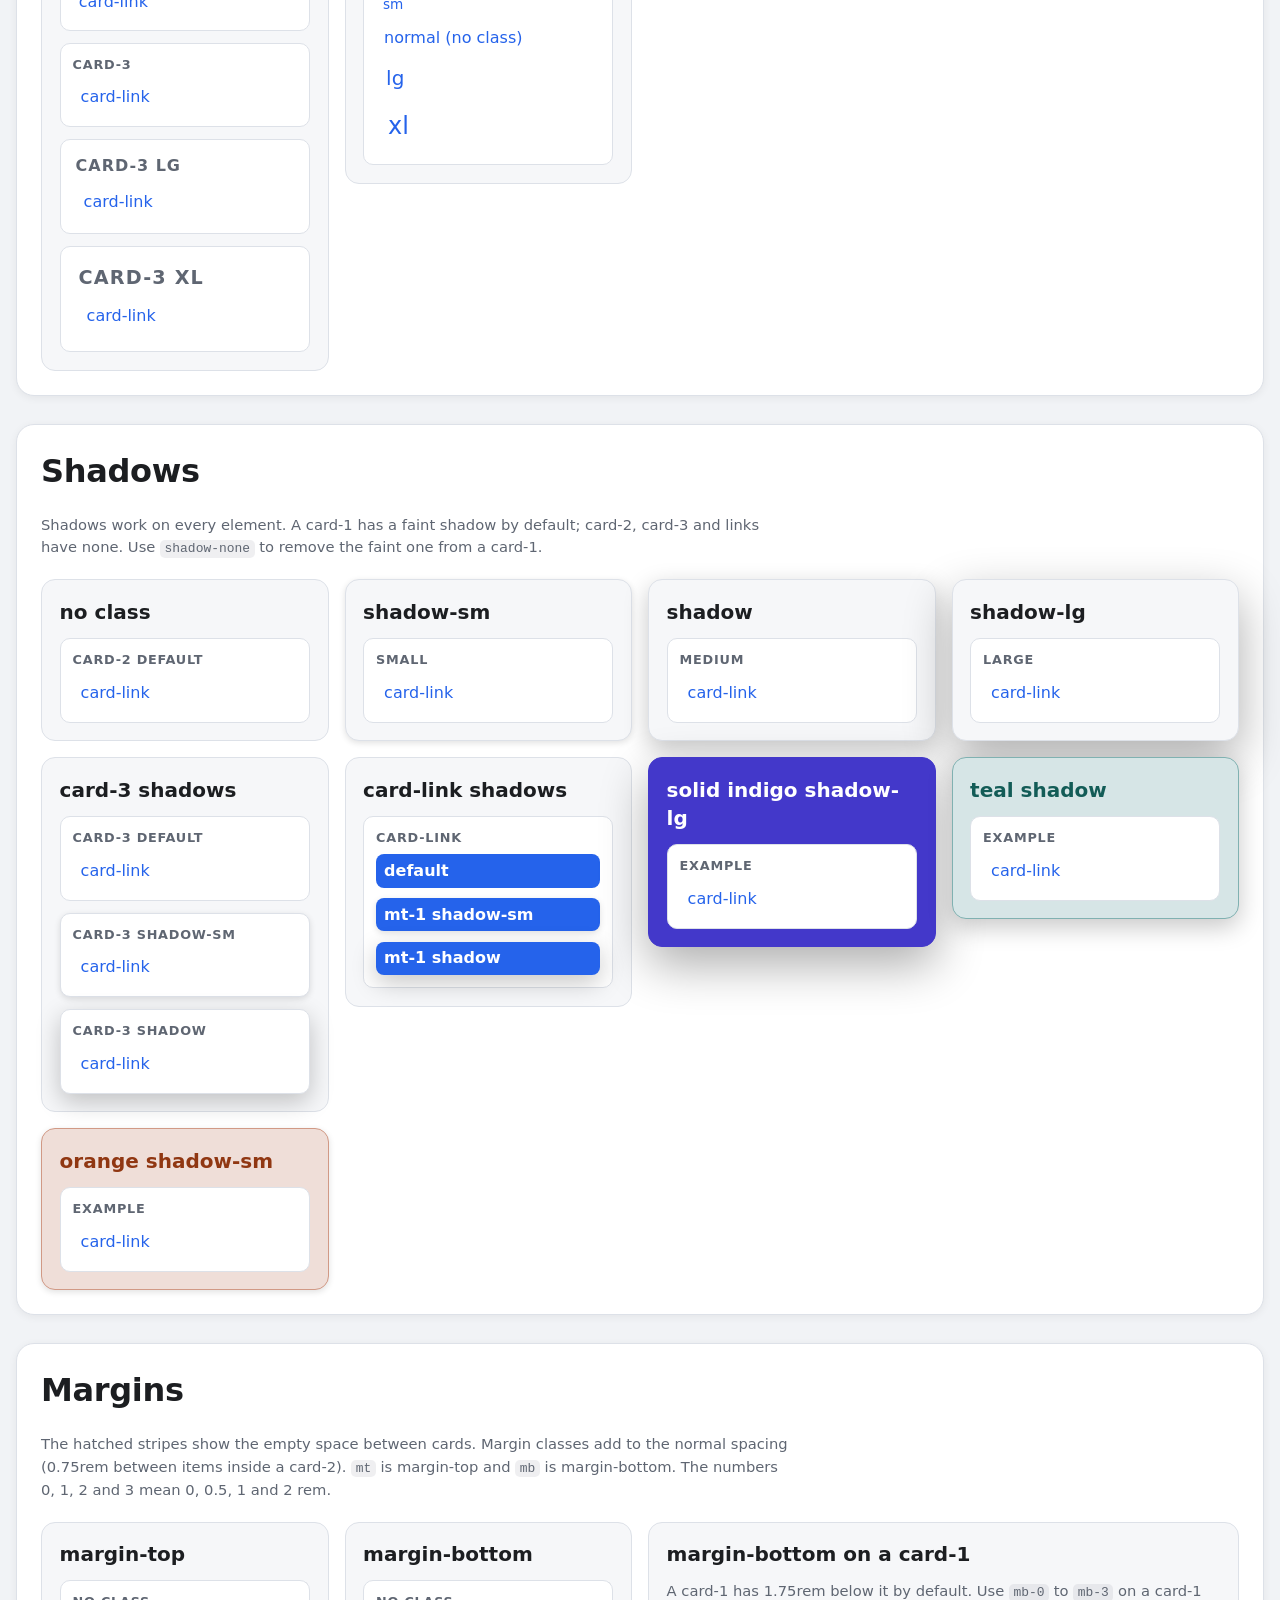
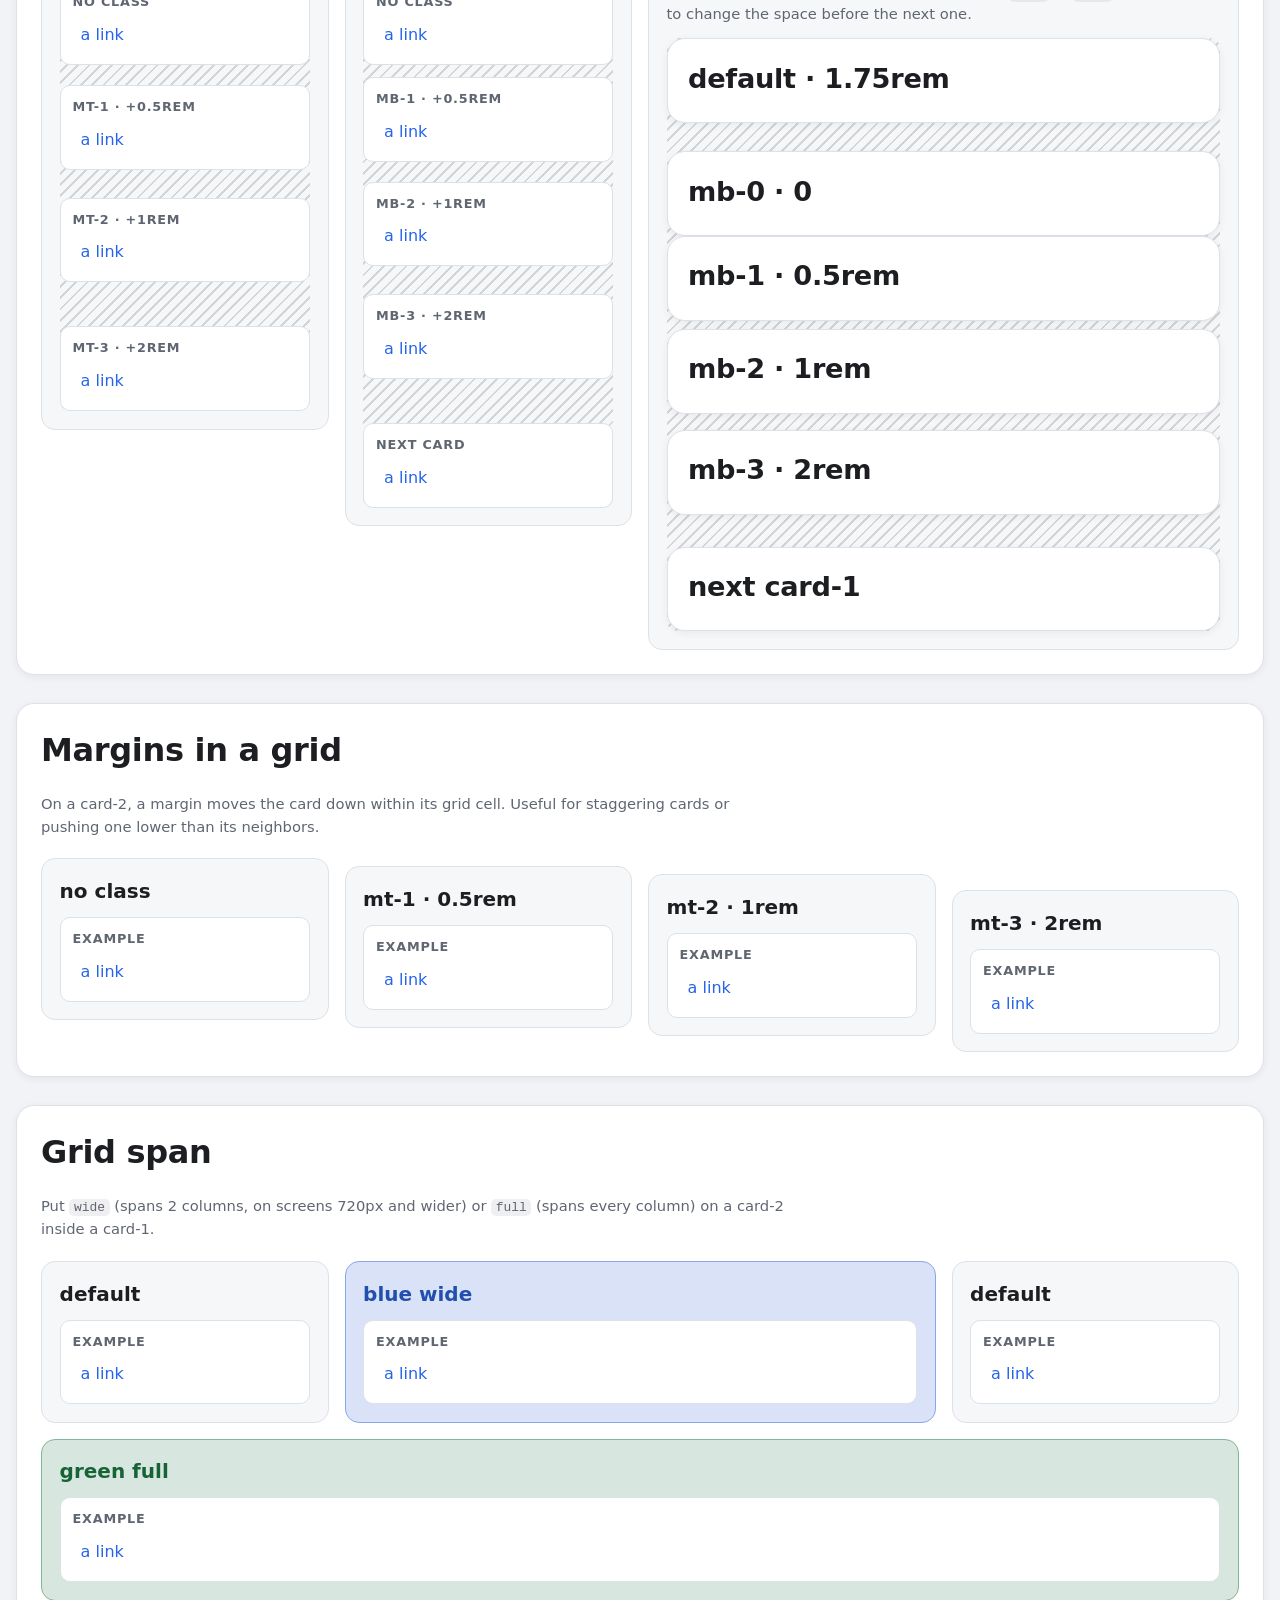
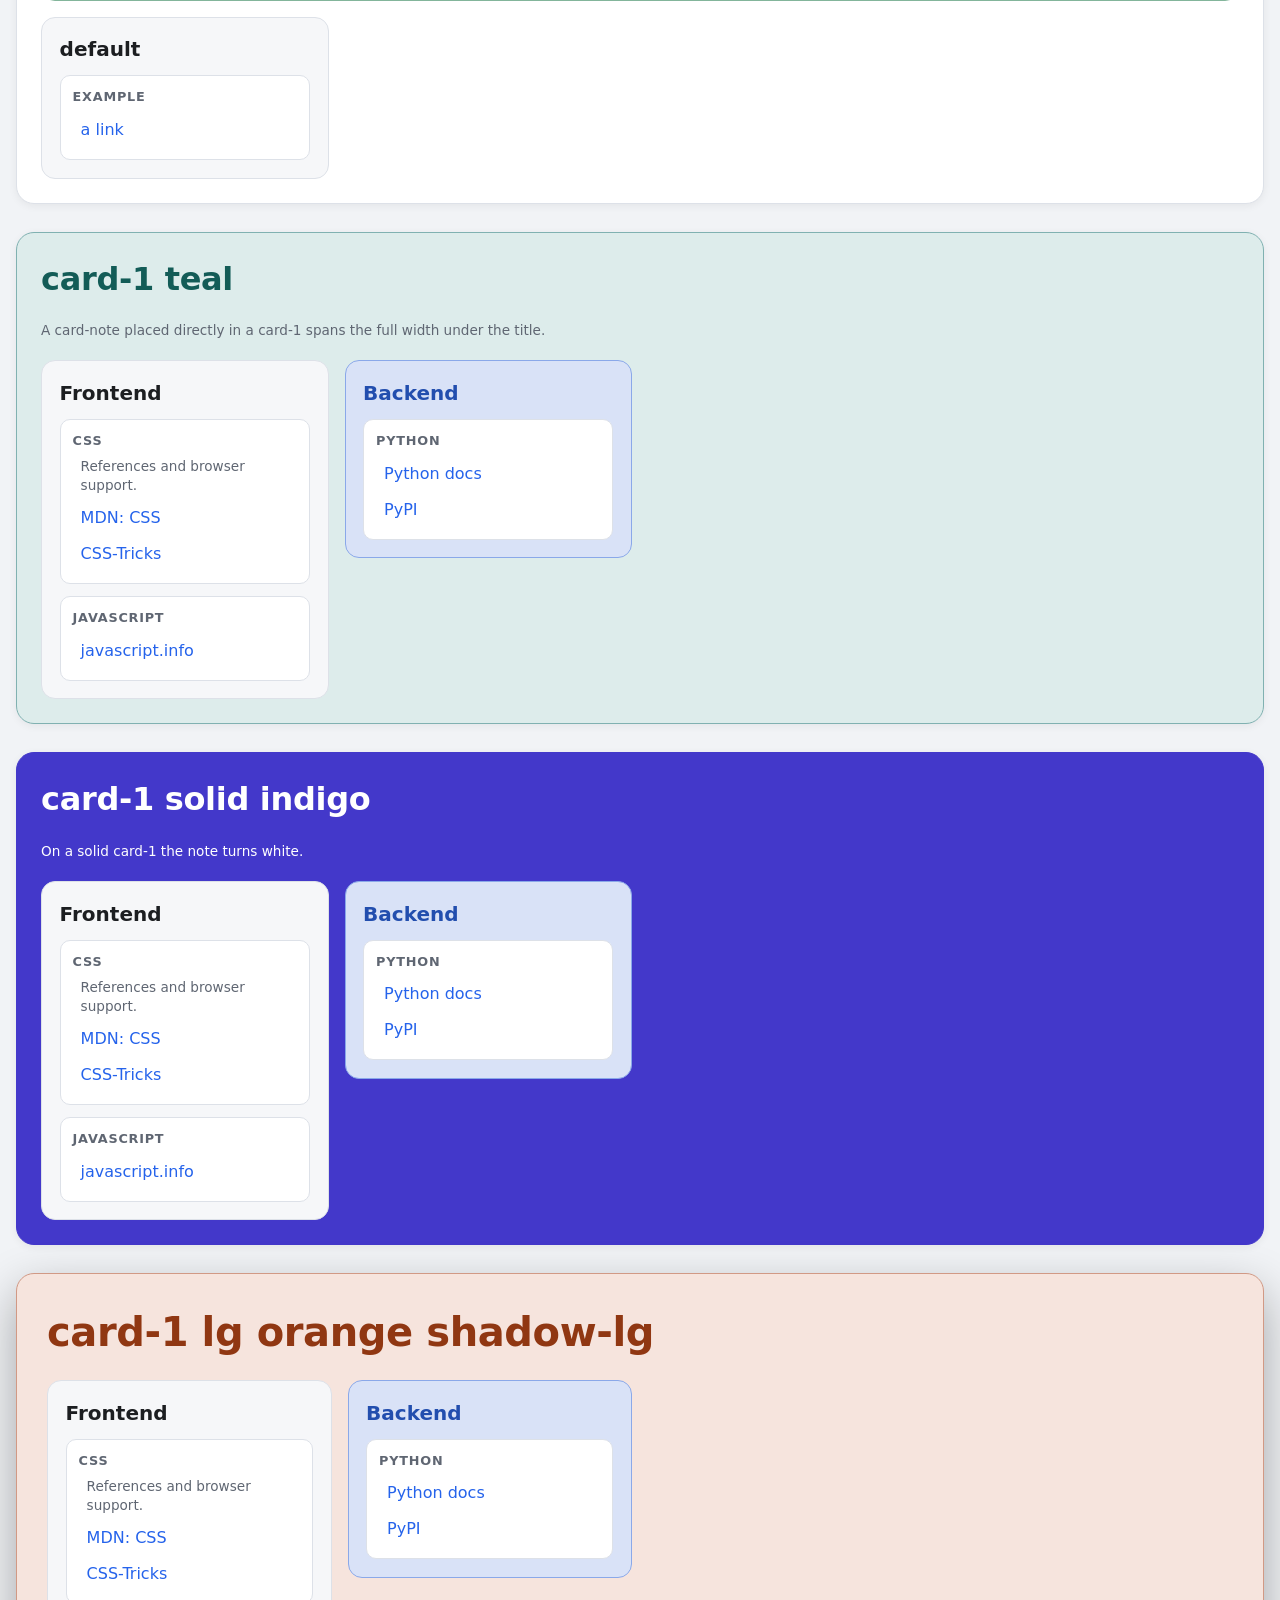
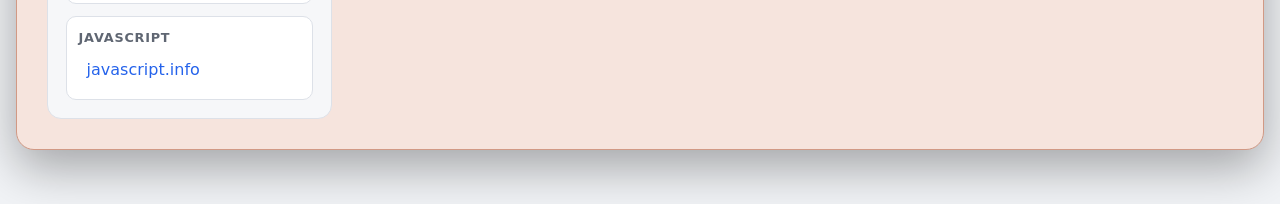
<file: favorite-links-reference.html>
<!DOCTYPE html>
<html lang="en">
<head>
  <meta charset="utf-8">
  <meta name="viewport" content="width=device-width, initial-scale=1">
  <title>Favorite Links: Style Reference</title>

  <style>
    /* ==========================================================
       Favorite links
       ----------------------------------------------------------
       BASE CLASSES
         .card-1     big card, stacked vertically, large title
         .card-2     medium card, in a grid inside a .card-1
         .card-3     small card, inside a .card-2
         .card-link  an individual link (put it on an <a>)
         .card-note  small, subtle overview text (put it on a <p>,
                     inside any card, usually a .card-3)

       Titles are plain headings placed directly inside each card:
         .card-1 > h2     .card-2 > h3     .card-3 > h4

       MODIFIERS: add them next to a base class (work on all base
       classes unless noted; combine as many as you like)

         Color    red rose pink magenta purple indigo blue sky cyan teal
                  green lime yellow amber orange brown gray slate
                  or "tint" plus style="--tint:#ff6600" for any color
         Fill     solid       filled with the color, white text
         Size     sm lg xl    scales the element's own text/padding
                              (not the things inside it)
         Layout   wide        spans 2 grid columns  (.card-2)
                  full        spans all grid columns (.card-2)
         Margin   mt-0 mt-1 mt-2 mt-3    margin-top    (0 / .5 / 1 / 2 rem)
                  mb-0 mb-1 mb-2 mb-3    margin-bottom
         Shadow   shadow-sm shadow shadow-lg    small / medium / large drop shadow
                  shadow-none                   removes the shadow (card-1 has a faint one)

       Examples:
         <div class="card-2 green wide"> ... </div>
         <a class="card-link red solid lg" href="...">Link</a>
         <a class="card-link tint" style="--tint:#ff6600" href="...">Link</a>
         <p class="card-note">A short overview of what is in this card.</p>
       ========================================================== */

    :root {
      --page-bg: #f1f3f6;
      --text: #1c1e21;
      --muted: #5f6672;
      --accent: #2563eb;          /* link color */
      --accent-solid: #2563eb;    /* default fill color for .solid */

      --card-1-bg: #ffffff;
      --card-2-bg: #f6f7f9;
      --card-3-bg: #ffffff;
      --border: #dde1e8;

      --radius: 14px;
      --gap: 1rem;
      --shadow-k: 1;              /* shadow strength (raised in dark mode) */
    }

    @media (prefers-color-scheme: dark) {
      :root {
        --page-bg: #111317;
        --text: #e8eaed;
        --muted: #9aa1ad;
        --accent: #7aa7ff;

        --card-1-bg: #1a1d23;
        --card-2-bg: #22262e;
        --card-3-bg: #2a2f38;
        --border: #343a45;
        --shadow-k: 2;
      }
    }

    /* Basic page setup (optional, remove if you already style these) */
    body {
      max-width: 1700px;
      margin: 0 auto;
      padding: 2rem 1rem;
      background: var(--page-bg);
      color: var(--text);
      font-family: system-ui, -apple-system, "Segoe UI", Roboto, sans-serif;
      line-height: 1.4;
    }

    /* ==========================================================
       Per-element settings. Each element starts neutral (no tint)
       and the modifiers further down change these values, so a
       colored card never colors the cards inside it.
         --tint   the color            --k       1 = tinted, 0 = not
         --s      size scale           --tint-fg readable text version of the tint
       ========================================================== */
    .card-1, .card-2, .card-3, .card-link, .card-note {
      --tint: var(--accent-solid);
      --tint-fg: color-mix(in srgb, var(--tint) 70%, var(--text));
      --k: 0;
      --bg-mix: 14%;
      --border-mix: 45%;
      --s: 1;
    }

    /* dark mode: lighten tinted text so every color keeps good contrast (WCAG AA) */
    @media (prefers-color-scheme: dark) {
      .card-1, .card-2, .card-3, .card-link, .card-note {
        --tint-fg: color-mix(in srgb, var(--tint) 45%, var(--text));
      }
    }

    /* ---------- Level 1: big cards, stacked vertically ---------- */
    .card-1 {
      --surface: var(--card-1-bg);
      display: grid;                                   /* its .card-2 children form a grid */
      grid-template-columns: repeat(auto-fill, minmax(min(260px, 100%), 1fr));
      gap: var(--gap);
      align-items: start;
      margin-bottom: 1.75rem;                          /* vertical spacing between level-1 cards */
      padding: calc(1.5rem * var(--s));
      background: color-mix(in srgb, var(--tint) calc(var(--k) * var(--bg-mix)), var(--surface));
      border: 1px solid color-mix(in srgb, var(--tint) calc(var(--k) * var(--border-mix)), var(--border));
      border-radius: calc(var(--radius) + 4px);
      box-shadow: 0 2px 8px rgb(0 0 0 / 0.06);
    }

    .card-1 > h2 {
      grid-column: 1 / -1;                             /* title spans the full width */
      margin: 0 0 0.25rem;
      font-size: calc(2rem * var(--s));
      font-weight: 700;
      letter-spacing: -0.01em;
      color: color-mix(in srgb, var(--tint-fg) calc(var(--k) * 100%), var(--text));
    }

    /* ---------- Level 2: medium cards, in a grid ---------- */
    .card-2 {
      --surface: var(--card-2-bg);
      display: flex;
      flex-direction: column;
      gap: 0.75rem;
      padding: calc(1.1rem * var(--s));
      background: color-mix(in srgb, var(--tint) calc(var(--k) * var(--bg-mix)), var(--surface));
      border: 1px solid color-mix(in srgb, var(--tint) calc(var(--k) * var(--border-mix)), var(--border));
      border-radius: var(--radius);
    }

    .card-2 > h3 {
      margin: 0;
      font-size: calc(1.25rem * var(--s));
      font-weight: 600;
      color: color-mix(in srgb, var(--tint-fg) calc(var(--k) * 100%), var(--text));
    }

    /* ---------- Level 3: small cards ---------- */
    .card-3 {
      --surface: var(--card-3-bg);
      display: flex;
      flex-direction: column;
      gap: 0.15rem;
      padding: calc(0.75rem * var(--s));
      background: color-mix(in srgb, var(--tint) calc(var(--k) * var(--bg-mix)), var(--surface));
      border: 1px solid color-mix(in srgb, var(--tint) calc(var(--k) * var(--border-mix)), var(--border));
      border-radius: calc(var(--radius) - 4px);
    }

    .card-3 > h4 {
      margin: 0 0 0.3rem;
      font-size: calc(0.8rem * var(--s));
      font-weight: 600;
      letter-spacing: 0.06em;
      text-transform: uppercase;
      color: color-mix(in srgb, var(--tint-fg) calc(var(--k) * 100%), var(--muted));
    }

    /* ---------- Individual links ---------- */
    .card-link {
      --bg-mix: 10%;
      display: block;
      padding: calc(0.35rem * var(--s)) calc(0.5rem * var(--s));
      border-radius: 8px;
      font-size: calc(1rem * var(--s));
      font-weight: calc(400 + var(--k) * 200);         /* tinted links are semi-bold */
      color: color-mix(in srgb, var(--tint-fg) calc(var(--k) * 100%), var(--accent));
      background: color-mix(in srgb, var(--tint) calc(var(--k) * var(--bg-mix)), transparent);
      text-decoration: none;
      overflow-wrap: anywhere;
      transition: background-color 0.15s ease;
    }

    .card-link:hover {
      background: color-mix(in srgb, var(--tint) 20%, transparent);
      text-decoration: underline;
    }

    .card-link:focus-visible {
      outline: 2px solid var(--accent);
      outline-offset: 2px;
    }

    /* ---------- Overview text (a <p> inside any card) ---------- */
    .card-note {
      margin: 0 0 0.25rem;
      padding: 0 calc(0.5rem * var(--s));              /* lines up with the link text */
      font-size: calc(0.85rem * var(--s));             /* smaller than links (1rem) */
      line-height: 1.4;
      color: color-mix(in srgb, var(--tint-fg) calc(var(--k) * 100%), var(--muted));
      overflow-wrap: anywhere;
    }

    .card-1 > .card-note {
      grid-column: 1 / -1;                             /* spans the whole card, like the title */
    }

    .card-1 > .card-note,
    .card-2 > .card-note {
      padding-inline: 0;                               /* line up with the card's title instead */
    }

    /* ==========================================================
       MODIFIERS (keep below the base classes)
       ========================================================== */

    /* ---------- Colors ---------- */
    .red     { --tint: #dc2626; --k: 1; }
    .rose    { --tint: #e11d48; --k: 1; }
    .pink    { --tint: #db2777; --k: 1; }
    .magenta { --tint: #a21caf; --k: 1; }
    .purple  { --tint: #7c3aed; --k: 1; }
    .indigo  { --tint: #4338ca; --k: 1; }
    .blue    { --tint: #2563eb; --k: 1; }
    .sky     { --tint: #0369a1; --k: 1; }
    .cyan    { --tint: #0e7490; --k: 1; }
    .teal    { --tint: #0f766e; --k: 1; }
    .green   { --tint: #15803d; --k: 1; }
    .lime    { --tint: #4d7c0f; --k: 1; }
    .yellow  { --tint: #a16207; --k: 1; }
    .amber   { --tint: #b45309; --k: 1; }
    .orange  { --tint: #c2410c; --k: 1; }
    .brown   { --tint: #78350f; --k: 1; }
    .gray    { --tint: #6b7280; --k: 1; }
    .slate   { --tint: #475569; --k: 1; }
    .tint    { --k: 1; }                                /* use with style="--tint:#rrggbb" */

    /* ---------- Solid fill (white text) ---------- */
    .solid {
      --k: 1;
      --bg-mix: 100%;
      --border-mix: 100%;
    }

    .solid > h2,
    .solid > h3,
    .solid > h4 {
      color: #fff;
    }

    .card-link.solid {
      color: #fff;
    }

    .card-link.solid:hover {
      background: color-mix(in srgb, var(--tint) 85%, black);
      text-decoration: none;
    }

    /* plain links inside a solid card turn white so they stay readable */
    .solid > .card-link:not(.solid) {
      color: #fff;
    }

    .solid > .card-link:not(.solid):hover {
      background: rgb(255 255 255 / 0.2);
    }

    /* overview text inside a solid card turns white too */
    .solid > .card-note {
      color: #fff;
    }

    /* ---------- Sizes ---------- */
    .sm { --s: 0.85; }
    .lg { --s: 1.25; }
    .xl { --s: 1.5; }

    /* ---------- Grid layout (for .card-2 inside .card-1) ---------- */
    .full { grid-column: 1 / -1; }

    @media (min-width: 720px) {
      .wide { grid-column: span 2; }
    }

    /* ---------- Margins ---------- */
    .mt-0 { margin-top: 0; }
    .mt-1 { margin-top: 0.5rem; }
    .mt-2 { margin-top: 1rem; }
    .mt-3 { margin-top: 2rem; }

    .mb-0 { margin-bottom: 0; }
    .mb-1 { margin-bottom: 0.5rem; }
    .mb-2 { margin-bottom: 1rem; }
    .mb-3 { margin-bottom: 2rem; }

    /* ---------- Shadows ---------- */
    .shadow-none { box-shadow: none; }
    .shadow-sm   { box-shadow: 0 2px 6px  rgb(0 0 0 / calc(0.12 * var(--shadow-k))); }
    .shadow      { box-shadow: 0 8px 24px rgb(0 0 0 / calc(0.22 * var(--shadow-k))); }
    .shadow-lg   { box-shadow: 0 18px 48px rgb(0 0 0 / calc(0.32 * var(--shadow-k))); }

    /* ==========================================================
       Reference-page-only styles (NOT part of favorite-links.css)
       ========================================================== */
    .ref-header { margin: 0 0 1.75rem; }
    .ref-header h1 { margin: 0 0 0.5rem; font-size: 2.5rem; font-weight: 800; letter-spacing: -0.02em; line-height: 1.15; }
    .ref-header p { margin: 0 0 1rem; max-width: 72ch; color: var(--muted); }
    .ref-nav { display: flex; flex-wrap: wrap; gap: 0.4rem; }
    .ref-nav .card-link { display: inline-block; }
    .card-1[id] { scroll-margin-top: 1rem; }

    code {
      font-family: ui-monospace, SFMono-Regular, Menlo, Consolas, monospace;
      font-size: 0.88em;
      padding: 0.1em 0.35em;
      border-radius: 5px;
      white-space: nowrap;                       /* never break a class name across lines */
      background: color-mix(in srgb, currentColor 10%, transparent);
    }
    .ref-note { margin: 0; font-size: 0.92rem; line-height: 1.55; color: var(--muted); }
    .ref-note strong { color: var(--text); }
    .card-1 > .ref-note { grid-column: 1 / -1; margin-bottom: 0.25rem; max-width: 80ch; }
    .card-3 > .ref-note { padding: 0.25rem 0.5rem; }
    .ref-pre {
      margin: 0; padding: 0.8rem 1rem; overflow-x: auto;
      font-size: 0.82rem; line-height: 1.55; border-radius: 8px;
      background: color-mix(in srgb, var(--text) 6%, transparent);
    }
    .ref-pre code { padding: 0; background: none; font-size: inherit; white-space: pre; }

    /* Hatched stripes make the empty space (margins and gaps) visible */
    .ref-stack {
      display: flex; flex-direction: column; gap: 0.75rem; border-radius: 10px;
      background: repeating-linear-gradient(135deg,
        color-mix(in srgb, var(--text) 16%, transparent) 0 2px, transparent 2px 8px);
    }
    .ref-stack.flush { gap: 0; }
  </style>
</head>
<body>

  <header class="ref-header">
    <h1>Favorite links: style reference</h1>
    <p>Every base class and modifier on one page. Each example is labeled with the classes it uses, so you can copy them straight into your own cards and links. Colors follow your system's light or dark setting.</p>
    <nav class="ref-nav">
      <a class="card-link" href="#how">How it works</a><a class="card-link" href="#notes">Overview text</a><a class="card-link" href="#colors">Colors</a><a class="card-link" href="#custom">Any color</a><a class="card-link" href="#sizes">Sizes</a><a class="card-link" href="#shadows">Shadows</a><a class="card-link" href="#margins">Margins</a><a class="card-link" href="#grid-margins">Margins in a grid</a><a class="card-link" href="#layout">Grid span</a><a class="card-link" href="#card1">card-1 variants</a>
    </nav>
  </header>

  <div class="card-1" id="how">
    <h2>How it works</h2>
    <p class="ref-note">Every element gets one base class. Add modifier classes next to it to change color, size, spacing or shadow. Modifiers combine freely and only affect the element they are on, never the cards or links inside it.</p>

    <div class="card-2">
      <h3>Base classes</h3>
      <div class="card-3">
        <h4>Structure</h4>
        <p class="ref-note"><code>card-1</code> Top-level card. Cards stack vertically. Title is an <code>&lt;h2&gt;</code>.</p>
        <p class="ref-note"><code>card-2</code> Medium card in a grid inside a card-1. Title is an <code>&lt;h3&gt;</code>.</p>
        <p class="ref-note"><code>card-3</code> Small card inside a card-2. Title is an <code>&lt;h4&gt;</code>.</p>
        <p class="ref-note"><code>card-link</code> One link. Goes on an <code>&lt;a&gt;</code>.</p>
        <p class="ref-note"><code>card-note</code> Small, subtle overview text. Goes on a <code>&lt;p&gt;</code>.</p>
      </div>
    </div>

    <div class="card-2">
      <h3>Modifiers</h3>
      <div class="card-3">
        <h4>Combine freely</h4>
        <p class="ref-note"><strong>Color</strong> <code>red</code> <code>rose</code> <code>pink</code> <code>magenta</code> <code>purple</code> <code>indigo</code> <code>blue</code> <code>sky</code> <code>cyan</code> <code>teal</code> <code>green</code> <code>lime</code> <code>yellow</code> <code>amber</code> <code>orange</code> <code>brown</code> <code>gray</code> <code>slate</code> or <code>tint</code></p>
        <p class="ref-note"><strong>Fill</strong> <code>solid</code></p>
        <p class="ref-note"><strong>Size</strong> <code>sm</code> <code>lg</code> <code>xl</code></p>
        <p class="ref-note"><strong>Grid span</strong> <code>wide</code> <code>full</code> (on a card-2)</p>
        <p class="ref-note"><strong>Margin</strong> <code>mt-0</code> to <code>mt-3</code>, <code>mb-0</code> to <code>mb-3</code></p>
        <p class="ref-note"><strong>Shadow</strong> <code>shadow-none</code> <code>shadow-sm</code> <code>shadow</code> <code>shadow-lg</code></p>
      </div>
    </div>

    <div class="card-2 wide">
      <h3>Example markup</h3>
      <pre class="ref-pre"><code>&lt;div class="card-2 teal shadow"&gt;
  &lt;h3&gt;Reading&lt;/h3&gt;
  &lt;div class="card-3"&gt;
    &lt;h4&gt;News&lt;/h4&gt;
    &lt;a class="card-link" href="https://news.ycombinator.com"&gt;Hacker News&lt;/a&gt;
    &lt;a class="card-link solid red lg" href="https://lobste.rs"&gt;Lobsters&lt;/a&gt;
  &lt;/div&gt;
&lt;/div&gt;</code></pre>
    </div>

    <div class="card-2 teal shadow">
      <h3>Reading</h3>
      <div class="card-3">
        <h4>News</h4>
        <a class="card-link" href="#">Hacker News</a>
        <a class="card-link solid red lg" href="#">Lobsters</a>
      </div>
    </div>
  </div>

  <div class="card-1" id="notes">
    <h2>Overview text</h2>
    <p class="ref-note"><code>card-note</code> goes on a <code>&lt;p&gt;</code> inside any card, usually a card-3 right under its title. It is smaller (0.85rem) and more muted than the links. Size, color and margin modifiers work on it too.</p>
    <div class="card-2">
      <h3>Links only</h3>
      <div class="card-3">
        <h4>CSS</h4>
        <a class="card-link" href="#">MDN: CSS</a>
        <a class="card-link" href="#">CSS-Tricks</a>
      </div>
    </div>
    <div class="card-2">
      <h3>With card-note</h3>
      <div class="card-3">
        <h4>CSS</h4>
        <p class="card-note">Docs and references I check most often.</p>
        <a class="card-link" href="#">MDN: CSS</a>
        <a class="card-link" href="#">CSS-Tricks</a>
      </div>
    </div>
    <div class="card-2">
      <h3>Longer text</h3>
      <div class="card-3">
        <h4>CSS</h4>
        <p class="card-note">A longer overview wraps onto several lines and stays out of the way. It is smaller and quieter than the links below it, so the links remain the main thing you notice.</p>
        <a class="card-link" href="#">MDN: CSS</a>
        <a class="card-link" href="#">CSS-Tricks</a>
      </div>
    </div>
    <div class="card-2">
      <h3>Sizes</h3>
      <div class="card-3">
        <h4>sm, normal, lg</h4>
        <p class="card-note sm">sm: small overview text</p>
        <p class="card-note">Normal overview text</p>
        <p class="card-note lg">lg: large overview text</p>
      </div>
    </div>
    <div class="card-2">
      <h3>Colors</h3>
      <div class="card-3">
        <h4>card-note + color</h4>
        <p class="card-note blue">blue</p>
        <p class="card-note green">green</p>
        <p class="card-note red">red</p>
        <p class="card-note purple">purple</p>
        <p class="card-note tint" style="--tint:#ff6600">tint: any color</p>
      </div>
    </div>
    <div class="card-2 solid teal">
      <h3>card-2 solid teal</h3>
      <p class="card-note">A note placed directly in a solid card turns white.</p><div class="card-3">
        <h4>Inside a plain card-3</h4>
        <p class="card-note">Here it stays muted.</p>
        <a class="card-link" href="#">a link</a>
      </div>
    </div>
  </div>

  <div class="card-1" id="colors">
    <h2>Colors</h2>
    <p class="ref-note">Add a color name next to any base class. Cards get a tinted background, border and title; links get colored text on a light background. Add <code>solid</code> for a filled look with white text. The card titles below use the plain card-2 color; the inner cards and links show the other combinations.</p>
    <div class="card-2 red">
      <h3>red</h3>
      <div class="card-3 red">
        <h4>card-3 red</h4>
        <a class="card-link red" href="#">card-link red</a>
        <a class="card-link solid red" href="#">card-link solid red</a>
      </div>
      <div class="card-3 solid red">
        <h4>card-3 solid red</h4>
        <a class="card-link" href="#">plain card-link inside</a>
      </div>
    </div><div class="card-2 rose">
      <h3>rose</h3>
      <div class="card-3 rose">
        <h4>card-3 rose</h4>
        <a class="card-link rose" href="#">card-link rose</a>
        <a class="card-link solid rose" href="#">card-link solid rose</a>
      </div>
      <div class="card-3 solid rose">
        <h4>card-3 solid rose</h4>
        <a class="card-link" href="#">plain card-link inside</a>
      </div>
    </div><div class="card-2 pink">
      <h3>pink</h3>
      <div class="card-3 pink">
        <h4>card-3 pink</h4>
        <a class="card-link pink" href="#">card-link pink</a>
        <a class="card-link solid pink" href="#">card-link solid pink</a>
      </div>
      <div class="card-3 solid pink">
        <h4>card-3 solid pink</h4>
        <a class="card-link" href="#">plain card-link inside</a>
      </div>
    </div><div class="card-2 magenta">
      <h3>magenta</h3>
      <div class="card-3 magenta">
        <h4>card-3 magenta</h4>
        <a class="card-link magenta" href="#">card-link magenta</a>
        <a class="card-link solid magenta" href="#">card-link solid magenta</a>
      </div>
      <div class="card-3 solid magenta">
        <h4>card-3 solid magenta</h4>
        <a class="card-link" href="#">plain card-link inside</a>
      </div>
    </div><div class="card-2 purple">
      <h3>purple</h3>
      <div class="card-3 purple">
        <h4>card-3 purple</h4>
        <a class="card-link purple" href="#">card-link purple</a>
        <a class="card-link solid purple" href="#">card-link solid purple</a>
      </div>
      <div class="card-3 solid purple">
        <h4>card-3 solid purple</h4>
        <a class="card-link" href="#">plain card-link inside</a>
      </div>
    </div><div class="card-2 indigo">
      <h3>indigo</h3>
      <div class="card-3 indigo">
        <h4>card-3 indigo</h4>
        <a class="card-link indigo" href="#">card-link indigo</a>
        <a class="card-link solid indigo" href="#">card-link solid indigo</a>
      </div>
      <div class="card-3 solid indigo">
        <h4>card-3 solid indigo</h4>
        <a class="card-link" href="#">plain card-link inside</a>
      </div>
    </div><div class="card-2 blue">
      <h3>blue</h3>
      <div class="card-3 blue">
        <h4>card-3 blue</h4>
        <a class="card-link blue" href="#">card-link blue</a>
        <a class="card-link solid blue" href="#">card-link solid blue</a>
      </div>
      <div class="card-3 solid blue">
        <h4>card-3 solid blue</h4>
        <a class="card-link" href="#">plain card-link inside</a>
      </div>
    </div><div class="card-2 sky">
      <h3>sky</h3>
      <div class="card-3 sky">
        <h4>card-3 sky</h4>
        <a class="card-link sky" href="#">card-link sky</a>
        <a class="card-link solid sky" href="#">card-link solid sky</a>
      </div>
      <div class="card-3 solid sky">
        <h4>card-3 solid sky</h4>
        <a class="card-link" href="#">plain card-link inside</a>
      </div>
    </div><div class="card-2 cyan">
      <h3>cyan</h3>
      <div class="card-3 cyan">
        <h4>card-3 cyan</h4>
        <a class="card-link cyan" href="#">card-link cyan</a>
        <a class="card-link solid cyan" href="#">card-link solid cyan</a>
      </div>
      <div class="card-3 solid cyan">
        <h4>card-3 solid cyan</h4>
        <a class="card-link" href="#">plain card-link inside</a>
      </div>
    </div><div class="card-2 teal">
      <h3>teal</h3>
      <div class="card-3 teal">
        <h4>card-3 teal</h4>
        <a class="card-link teal" href="#">card-link teal</a>
        <a class="card-link solid teal" href="#">card-link solid teal</a>
      </div>
      <div class="card-3 solid teal">
        <h4>card-3 solid teal</h4>
        <a class="card-link" href="#">plain card-link inside</a>
      </div>
    </div><div class="card-2 green">
      <h3>green</h3>
      <div class="card-3 green">
        <h4>card-3 green</h4>
        <a class="card-link green" href="#">card-link green</a>
        <a class="card-link solid green" href="#">card-link solid green</a>
      </div>
      <div class="card-3 solid green">
        <h4>card-3 solid green</h4>
        <a class="card-link" href="#">plain card-link inside</a>
      </div>
    </div><div class="card-2 lime">
      <h3>lime</h3>
      <div class="card-3 lime">
        <h4>card-3 lime</h4>
        <a class="card-link lime" href="#">card-link lime</a>
        <a class="card-link solid lime" href="#">card-link solid lime</a>
      </div>
      <div class="card-3 solid lime">
        <h4>card-3 solid lime</h4>
        <a class="card-link" href="#">plain card-link inside</a>
      </div>
    </div><div class="card-2 yellow">
      <h3>yellow</h3>
      <div class="card-3 yellow">
        <h4>card-3 yellow</h4>
        <a class="card-link yellow" href="#">card-link yellow</a>
        <a class="card-link solid yellow" href="#">card-link solid yellow</a>
      </div>
      <div class="card-3 solid yellow">
        <h4>card-3 solid yellow</h4>
        <a class="card-link" href="#">plain card-link inside</a>
      </div>
    </div><div class="card-2 amber">
      <h3>amber</h3>
      <div class="card-3 amber">
        <h4>card-3 amber</h4>
        <a class="card-link amber" href="#">card-link amber</a>
        <a class="card-link solid amber" href="#">card-link solid amber</a>
      </div>
      <div class="card-3 solid amber">
        <h4>card-3 solid amber</h4>
        <a class="card-link" href="#">plain card-link inside</a>
      </div>
    </div><div class="card-2 orange">
      <h3>orange</h3>
      <div class="card-3 orange">
        <h4>card-3 orange</h4>
        <a class="card-link orange" href="#">card-link orange</a>
        <a class="card-link solid orange" href="#">card-link solid orange</a>
      </div>
      <div class="card-3 solid orange">
        <h4>card-3 solid orange</h4>
        <a class="card-link" href="#">plain card-link inside</a>
      </div>
    </div><div class="card-2 brown">
      <h3>brown</h3>
      <div class="card-3 brown">
        <h4>card-3 brown</h4>
        <a class="card-link brown" href="#">card-link brown</a>
        <a class="card-link solid brown" href="#">card-link solid brown</a>
      </div>
      <div class="card-3 solid brown">
        <h4>card-3 solid brown</h4>
        <a class="card-link" href="#">plain card-link inside</a>
      </div>
    </div><div class="card-2 gray">
      <h3>gray</h3>
      <div class="card-3 gray">
        <h4>card-3 gray</h4>
        <a class="card-link gray" href="#">card-link gray</a>
        <a class="card-link solid gray" href="#">card-link solid gray</a>
      </div>
      <div class="card-3 solid gray">
        <h4>card-3 solid gray</h4>
        <a class="card-link" href="#">plain card-link inside</a>
      </div>
    </div><div class="card-2 slate">
      <h3>slate</h3>
      <div class="card-3 slate">
        <h4>card-3 slate</h4>
        <a class="card-link slate" href="#">card-link slate</a>
        <a class="card-link solid slate" href="#">card-link solid slate</a>
      </div>
      <div class="card-3 solid slate">
        <h4>card-3 solid slate</h4>
        <a class="card-link" href="#">plain card-link inside</a>
      </div>
    </div>
  </div>

  <div class="card-1" id="custom">
    <h2>Any color</h2>
    <p class="ref-note">Need a color that is not in the list? Add <code>tint</code> and set <code>--tint</code> in an inline style. It works on all four base classes and combines with <code>solid</code>.</p>
    <div class="card-2 tint" style="--tint:#ff6600">
      <h3>#ff6600</h3>
      <div class="card-3 tint" style="--tint:#ff6600">
        <h4>card-3 tint</h4>
        <a class="card-link tint" href="#" style="--tint:#ff6600">card-link tint</a>
        <a class="card-link solid tint" href="#" style="--tint:#ff6600">card-link solid tint</a>
      </div>
      <div class="card-3">
        <h4>Markup</h4>
        <p class="ref-note"><code>class="card-2 tint"</code><br><code>style="--tint:#ff6600"</code></p>
      </div>
    </div><div class="card-2 tint" style="--tint:#0a8f6a">
      <h3>#0a8f6a</h3>
      <div class="card-3 tint" style="--tint:#0a8f6a">
        <h4>card-3 tint</h4>
        <a class="card-link tint" href="#" style="--tint:#0a8f6a">card-link tint</a>
        <a class="card-link solid tint" href="#" style="--tint:#0a8f6a">card-link solid tint</a>
      </div>
      <div class="card-3">
        <h4>Markup</h4>
        <p class="ref-note"><code>class="card-2 tint"</code><br><code>style="--tint:#0a8f6a"</code></p>
      </div>
    </div><div class="card-2 tint" style="--tint:#8b5cf6">
      <h3>#8b5cf6</h3>
      <div class="card-3 tint" style="--tint:#8b5cf6">
        <h4>card-3 tint</h4>
        <a class="card-link tint" href="#" style="--tint:#8b5cf6">card-link tint</a>
        <a class="card-link solid tint" href="#" style="--tint:#8b5cf6">card-link solid tint</a>
      </div>
      <div class="card-3">
        <h4>Markup</h4>
        <p class="ref-note"><code>class="card-2 tint"</code><br><code>style="--tint:#8b5cf6"</code></p>
      </div>
    </div>
  </div>

  <div class="card-1" id="sizes">
    <h2>Sizes</h2>
    <p class="ref-note"><code>sm</code>, <code>lg</code> and <code>xl</code> scale the element's own title, text and padding. Whatever is inside it stays the same size, so set the size on each element you want changed.</p>
    <div class="card-2 sm">
      <h3>card-2 sm</h3>
      <div class="card-3">
        <h4>Inside stays normal</h4>
        <a class="card-link" href="#">card-link</a>
      </div>
    </div><div class="card-2">
      <h3>card-2</h3>
      <div class="card-3">
        <h4>Inside stays normal</h4>
        <a class="card-link" href="#">card-link</a>
      </div>
    </div><div class="card-2 lg">
      <h3>card-2 lg</h3>
      <div class="card-3">
        <h4>Inside stays normal</h4>
        <a class="card-link" href="#">card-link</a>
      </div>
    </div><div class="card-2 xl">
      <h3>card-2 xl</h3>
      <div class="card-3">
        <h4>Inside stays normal</h4>
        <a class="card-link" href="#">card-link</a>
      </div>
    </div>
    <div class="card-2">
      <h3>card-3 sizes</h3>
      <div class="card-3 sm">
        <h4>card-3 sm</h4>
        <a class="card-link" href="#">card-link</a>
      </div>
      <div class="card-3">
        <h4>card-3</h4>
        <a class="card-link" href="#">card-link</a>
      </div>
      <div class="card-3 lg">
        <h4>card-3 lg</h4>
        <a class="card-link" href="#">card-link</a>
      </div>
      <div class="card-3 xl">
        <h4>card-3 xl</h4>
        <a class="card-link" href="#">card-link</a>
      </div>
    </div>
    <div class="card-2">
      <h3>card-link sizes</h3>
      <div class="card-3">
        <h4>card-link</h4>
        <a class="card-link sm" href="#">sm</a>
        <a class="card-link" href="#">normal (no class)</a>
        <a class="card-link lg" href="#">lg</a>
        <a class="card-link xl" href="#">xl</a>
      </div>
    </div>
  </div>

  <div class="card-1" id="shadows">
    <h2>Shadows</h2>
    <p class="ref-note">Shadows work on every element. A card-1 has a faint shadow by default; card-2, card-3 and links have none. Use <code>shadow-none</code> to remove the faint one from a card-1.</p>
    <div class="card-2">
      <h3>no class</h3>
      <div class="card-3">
        <h4>card-2 default</h4>
        <a class="card-link" href="#">card-link</a>
      </div>
    </div><div class="card-2 shadow-sm">
      <h3>shadow-sm</h3>
      <div class="card-3">
        <h4>small</h4>
        <a class="card-link" href="#">card-link</a>
      </div>
    </div><div class="card-2 shadow">
      <h3>shadow</h3>
      <div class="card-3">
        <h4>medium</h4>
        <a class="card-link" href="#">card-link</a>
      </div>
    </div><div class="card-2 shadow-lg">
      <h3>shadow-lg</h3>
      <div class="card-3">
        <h4>large</h4>
        <a class="card-link" href="#">card-link</a>
      </div>
    </div>
    <div class="card-2">
      <h3>card-3 shadows</h3>
      <div class="card-3">
        <h4>card-3 default</h4>
        <a class="card-link" href="#">card-link</a>
      </div>
      <div class="card-3 shadow-sm">
        <h4>card-3 shadow-sm</h4>
        <a class="card-link" href="#">card-link</a>
      </div>
      <div class="card-3 shadow">
        <h4>card-3 shadow</h4>
        <a class="card-link" href="#">card-link</a>
      </div>
    </div>
    <div class="card-2">
      <h3>card-link shadows</h3>
      <div class="card-3">
        <h4>card-link</h4>
        <a class="card-link solid blue" href="#">default</a>
        <a class="card-link solid blue mt-1 shadow-sm" href="#">mt-1 shadow-sm</a>
        <a class="card-link solid blue mt-1 shadow" href="#">mt-1 shadow</a>
      </div>
    </div>
    <div class="card-2 solid indigo shadow-lg">
      <h3>solid indigo shadow-lg</h3>
      <div class="card-3">
        <h4>Example</h4>
        <a class="card-link" href="#">card-link</a>
      </div>
    </div><div class="card-2 teal shadow">
      <h3>teal shadow</h3>
      <div class="card-3">
        <h4>Example</h4>
        <a class="card-link" href="#">card-link</a>
      </div>
    </div><div class="card-2 orange shadow-sm">
      <h3>orange shadow-sm</h3>
      <div class="card-3">
        <h4>Example</h4>
        <a class="card-link" href="#">card-link</a>
      </div>
    </div>
  </div>

  <div class="card-1" id="margins">
    <h2>Margins</h2>
    <p class="ref-note">The hatched stripes show the empty space between cards. Margin classes add to the normal spacing (0.75rem between items inside a card-2). <code>mt</code> is margin-top and <code>mb</code> is margin-bottom. The numbers 0, 1, 2 and 3 mean 0, 0.5, 1 and 2 rem.</p>
    <div class="card-2">
      <h3>margin-top</h3>
      <div class="ref-stack">
        <div class="card-3">
        <h4>no class</h4>
        <a class="card-link" href="#">a link</a>
      </div>
        <div class="card-3 mt-1">
        <h4>mt-1 · +0.5rem</h4>
        <a class="card-link" href="#">a link</a>
      </div>
        <div class="card-3 mt-2">
        <h4>mt-2 · +1rem</h4>
        <a class="card-link" href="#">a link</a>
      </div>
        <div class="card-3 mt-3">
        <h4>mt-3 · +2rem</h4>
        <a class="card-link" href="#">a link</a>
      </div>
      </div>
    </div>
    <div class="card-2">
      <h3>margin-bottom</h3>
      <div class="ref-stack">
        <div class="card-3">
        <h4>no class</h4>
        <a class="card-link" href="#">a link</a>
      </div>
        <div class="card-3 mb-1">
        <h4>mb-1 · +0.5rem</h4>
        <a class="card-link" href="#">a link</a>
      </div>
        <div class="card-3 mb-2">
        <h4>mb-2 · +1rem</h4>
        <a class="card-link" href="#">a link</a>
      </div>
        <div class="card-3 mb-3">
        <h4>mb-3 · +2rem</h4>
        <a class="card-link" href="#">a link</a>
      </div>
        <div class="card-3">
        <h4>next card</h4>
        <a class="card-link" href="#">a link</a>
      </div>
      </div>
    </div>
    <div class="card-2 wide">
      <h3>margin-bottom on a card-1</h3>
      <p class="ref-note">A card-1 has 1.75rem below it by default. Use <code>mb-0</code> to <code>mb-3</code> on a card-1 to change the space before the next one.</p>
      <div class="ref-stack flush">
        <div class="card-1 sm"><h2>default · 1.75rem</h2></div>
        <div class="card-1 sm mb-0"><h2>mb-0 · 0</h2></div>
        <div class="card-1 sm mb-1"><h2>mb-1 · 0.5rem</h2></div>
        <div class="card-1 sm mb-2"><h2>mb-2 · 1rem</h2></div>
        <div class="card-1 sm mb-3"><h2>mb-3 · 2rem</h2></div>
        <div class="card-1 sm mb-0"><h2>next card-1</h2></div>
      </div>
    </div>
  </div>

  <div class="card-1" id="grid-margins">
    <h2>Margins in a grid</h2>
    <p class="ref-note">On a card-2, a margin moves the card down within its grid cell. Useful for staggering cards or pushing one lower than its neighbors.</p>
    <div class="card-2">
      <h3>no class</h3>
      <div class="card-3">
        <h4>Example</h4>
        <a class="card-link" href="#">a link</a>
      </div>
    </div><div class="card-2 mt-1">
      <h3>mt-1 · 0.5rem</h3>
      <div class="card-3">
        <h4>Example</h4>
        <a class="card-link" href="#">a link</a>
      </div>
    </div><div class="card-2 mt-2">
      <h3>mt-2 · 1rem</h3>
      <div class="card-3">
        <h4>Example</h4>
        <a class="card-link" href="#">a link</a>
      </div>
    </div><div class="card-2 mt-3">
      <h3>mt-3 · 2rem</h3>
      <div class="card-3">
        <h4>Example</h4>
        <a class="card-link" href="#">a link</a>
      </div>
    </div>
  </div>

  <div class="card-1" id="layout">
    <h2>Grid span</h2>
    <p class="ref-note">Put <code>wide</code> (spans 2 columns, on screens 720px and wider) or <code>full</code> (spans every column) on a card-2 inside a card-1.</p>
    <div class="card-2">
      <h3>default</h3>
      <div class="card-3">
        <h4>Example</h4>
        <a class="card-link" href="#">a link</a>
      </div>
    </div>
    <div class="card-2 blue wide">
      <h3>blue wide</h3>
      <div class="card-3">
        <h4>Example</h4>
        <a class="card-link" href="#">a link</a>
      </div>
    </div>
    <div class="card-2">
      <h3>default</h3>
      <div class="card-3">
        <h4>Example</h4>
        <a class="card-link" href="#">a link</a>
      </div>
    </div>
    <div class="card-2 green full">
      <h3>green full</h3>
      <div class="card-3">
        <h4>Example</h4>
        <a class="card-link" href="#">a link</a>
      </div>
    </div>
    <div class="card-2">
      <h3>default</h3>
      <div class="card-3">
        <h4>Example</h4>
        <a class="card-link" href="#">a link</a>
      </div>
    </div>
  </div>

  <div class="card-1 teal" id="card1">
    <h2>card-1 teal</h2>
    <p class="card-note">A card-note placed directly in a card-1 spans the full width under the title.</p>
    <div class="card-2">
      <h3>Frontend</h3>
      <div class="card-3">
        <h4>CSS</h4>
        <p class="card-note">References and browser support.</p>
        <a class="card-link" href="#">MDN: CSS</a>
        <a class="card-link" href="#">CSS-Tricks</a>
      </div><div class="card-3">
        <h4>JavaScript</h4>
        <a class="card-link" href="#">javascript.info</a>
      </div>
    </div>
    <div class="card-2 blue">
      <h3>Backend</h3>
      <div class="card-3">
        <h4>Python</h4>
        <a class="card-link" href="#">Python docs</a>
        <a class="card-link" href="#">PyPI</a>
      </div>
    </div>
  </div>

  <div class="card-1 solid indigo">
    <h2>card-1 solid indigo</h2>
    <p class="card-note">On a solid card-1 the note turns white.</p>
    <div class="card-2">
      <h3>Frontend</h3>
      <div class="card-3">
        <h4>CSS</h4>
        <p class="card-note">References and browser support.</p>
        <a class="card-link" href="#">MDN: CSS</a>
        <a class="card-link" href="#">CSS-Tricks</a>
      </div><div class="card-3">
        <h4>JavaScript</h4>
        <a class="card-link" href="#">javascript.info</a>
      </div>
    </div>
    <div class="card-2 blue">
      <h3>Backend</h3>
      <div class="card-3">
        <h4>Python</h4>
        <a class="card-link" href="#">Python docs</a>
        <a class="card-link" href="#">PyPI</a>
      </div>
    </div>
  </div>

  <div class="card-1 lg orange shadow-lg">
    <h2>card-1 lg orange shadow-lg</h2>
    
    <div class="card-2">
      <h3>Frontend</h3>
      <div class="card-3">
        <h4>CSS</h4>
        <p class="card-note">References and browser support.</p>
        <a class="card-link" href="#">MDN: CSS</a>
        <a class="card-link" href="#">CSS-Tricks</a>
      </div><div class="card-3">
        <h4>JavaScript</h4>
        <a class="card-link" href="#">javascript.info</a>
      </div>
    </div>
    <div class="card-2 blue">
      <h3>Backend</h3>
      <div class="card-3">
        <h4>Python</h4>
        <a class="card-link" href="#">Python docs</a>
        <a class="card-link" href="#">PyPI</a>
      </div>
    </div>
  </div>

  <script>
    // Demo links point to "#": keep them from jumping to the top of the page
    document.addEventListener('click', function (ev) {
      var a = ev.target.closest('a[href="#"]');
      if (a) ev.preventDefault();
    });
  </script>
</body>
</html>
</file>
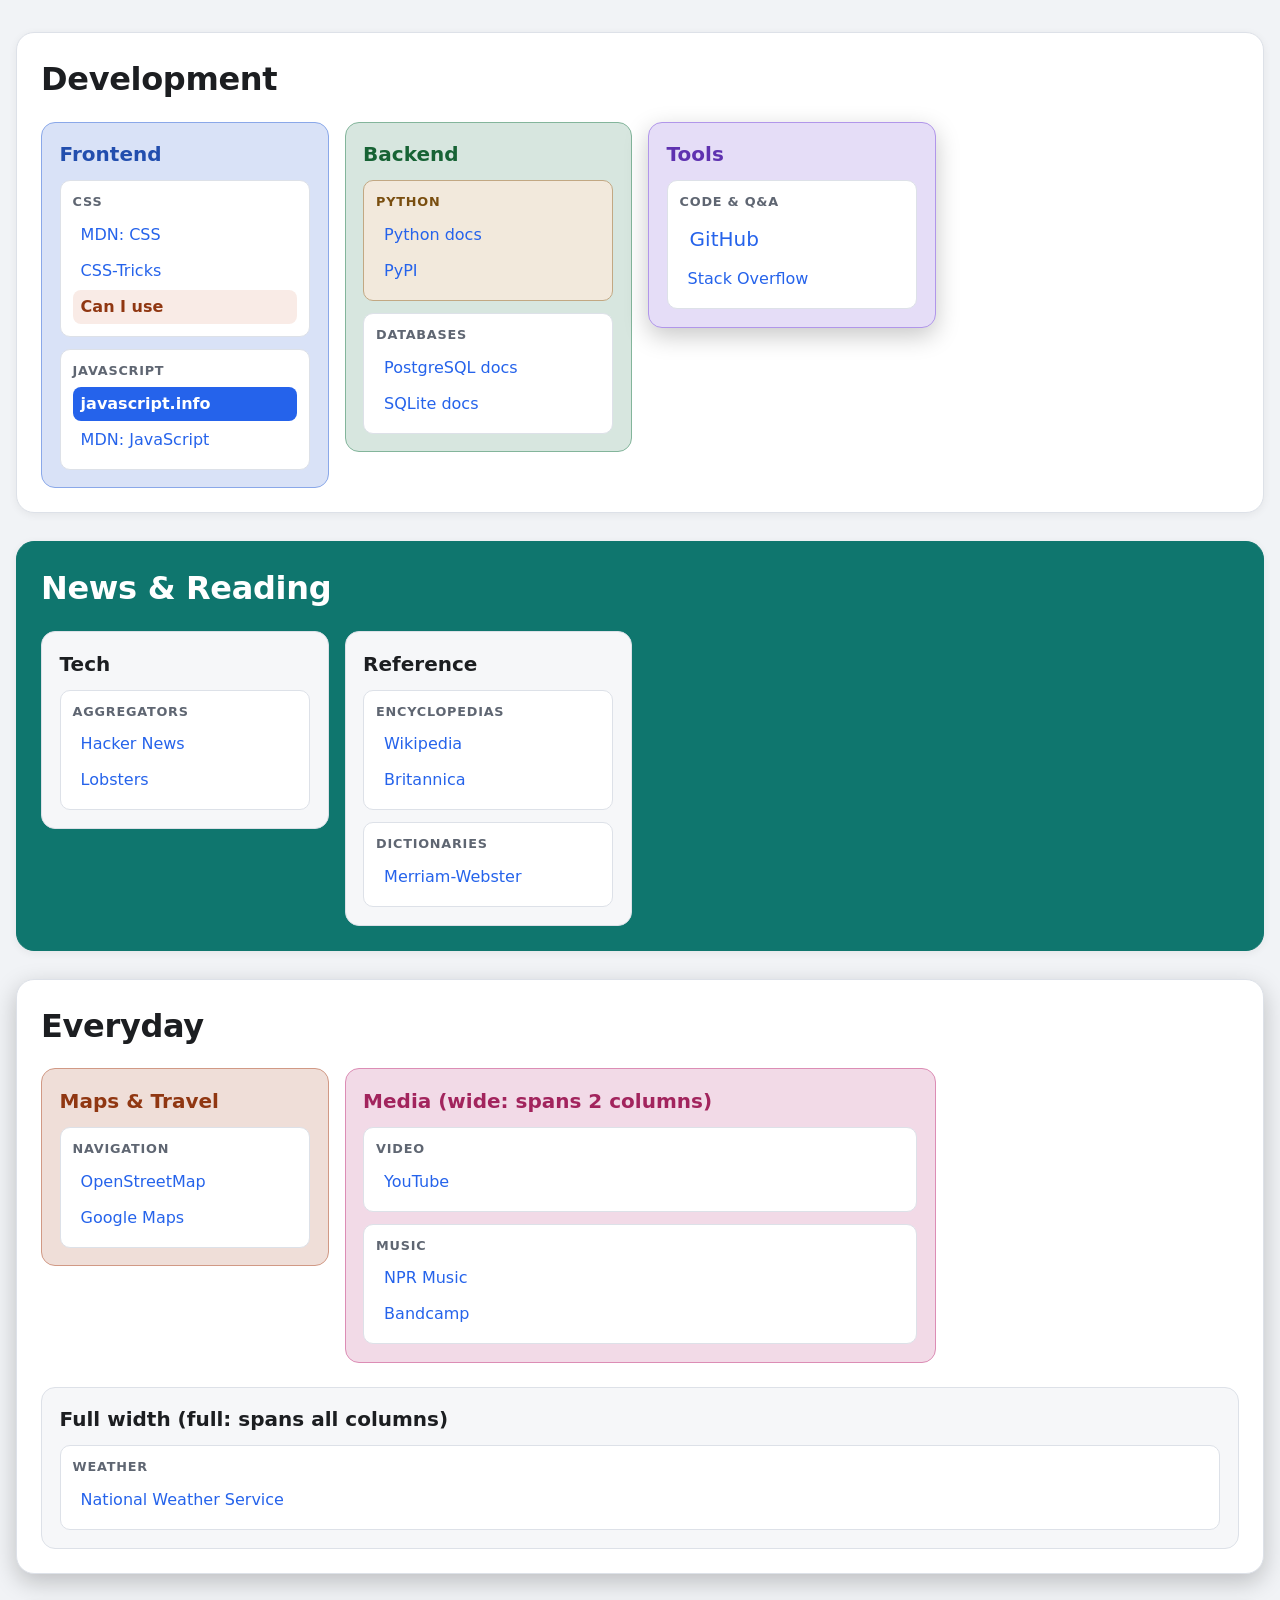
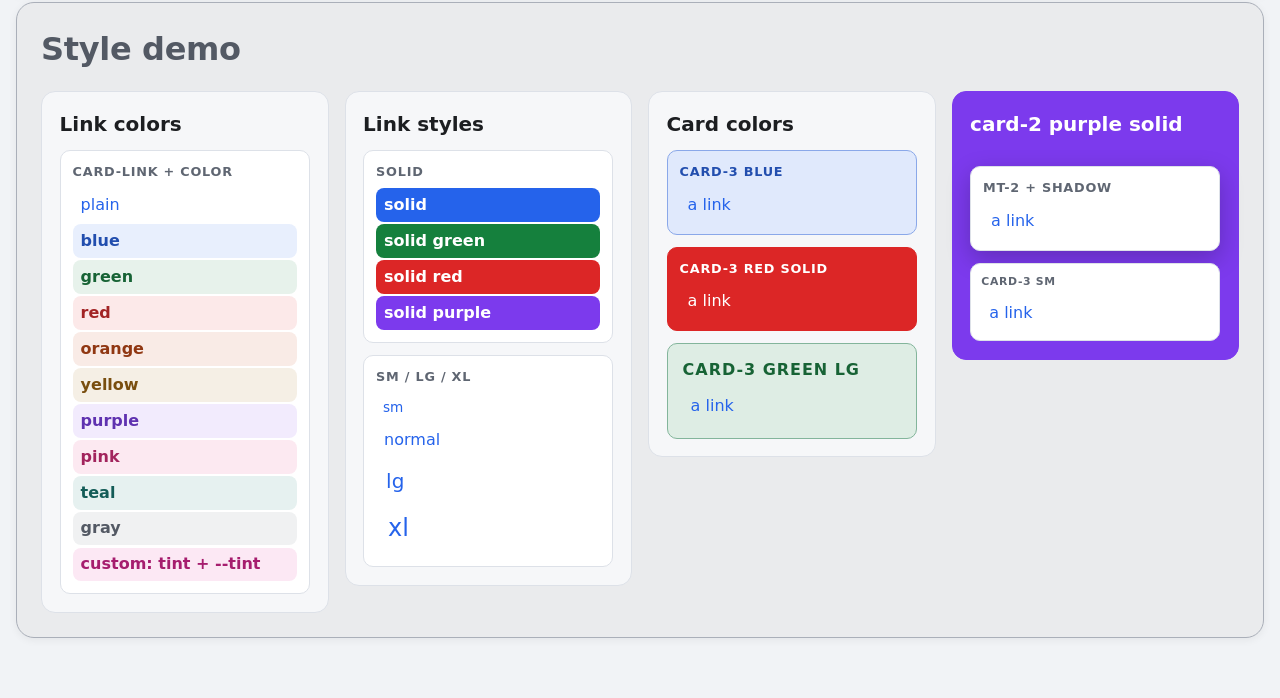
<file: favorite-links-sample.html>
<!DOCTYPE html>
<html lang="en">
<head>
  <meta charset="utf-8">
  <meta name="viewport" content="width=device-width, initial-scale=1">
  <title>My Favorite Links</title>

  <link rel="stylesheet" href="favorite-links.css">
   
</head>
<body>

  <!-- ===== Level 1: Development ===== -->
  <div class="card-1">
    <h2>Development</h2>

    <div class="card-2 blue">
      <h3>Frontend</h3>

      <div class="card-3">
        <h4>CSS</h4>
        <a class="card-link" href="https://developer.mozilla.org/en-US/docs/Web/CSS">MDN: CSS</a>
        <a class="card-link" href="https://css-tricks.com">CSS-Tricks</a>
        <a class="card-link orange" href="https://caniuse.com">Can I use</a>
      </div>

      <div class="card-3">
        <h4>JavaScript</h4>
        <a class="card-link solid blue" href="https://javascript.info">javascript.info</a>
        <a class="card-link" href="https://developer.mozilla.org/en-US/docs/Web/JavaScript">MDN: JavaScript</a>
      </div>
    </div>

    <div class="card-2 green">
      <h3>Backend</h3>

      <div class="card-3 yellow">
        <h4>Python</h4>
        <a class="card-link" href="https://docs.python.org/3/">Python docs</a>
        <a class="card-link" href="https://pypi.org">PyPI</a>
      </div>

      <div class="card-3">
        <h4>Databases</h4>
        <a class="card-link" href="https://www.postgresql.org/docs/">PostgreSQL docs</a>
        <a class="card-link" href="https://sqlite.org/docs.html">SQLite docs</a>
      </div>
    </div>

    <div class="card-2 purple shadow">
      <h3>Tools</h3>

      <div class="card-3">
        <h4>Code &amp; Q&amp;A</h4>
        <a class="card-link lg" href="https://github.com">GitHub</a>
        <a class="card-link" href="https://stackoverflow.com">Stack Overflow</a>
      </div>
    </div>
  </div>

  <!-- ===== Level 1: News & Reading (solid fill) ===== -->
  <div class="card-1 solid teal">
    <h2>News &amp; Reading</h2>

    <div class="card-2">
      <h3>Tech</h3>

      <div class="card-3">
        <h4>Aggregators</h4>
        <a class="card-link" href="https://news.ycombinator.com">Hacker News</a>
        <a class="card-link" href="https://lobste.rs">Lobsters</a>
      </div>
    </div>

    <div class="card-2">
      <h3>Reference</h3>

      <div class="card-3">
        <h4>Encyclopedias</h4>
        <a class="card-link" href="https://www.wikipedia.org">Wikipedia</a>
        <a class="card-link" href="https://www.britannica.com">Britannica</a>
      </div>

      <div class="card-3">
        <h4>Dictionaries</h4>
        <a class="card-link" href="https://www.merriam-webster.com">Merriam-Webster</a>
      </div>
    </div>
  </div>

  <!-- ===== Level 1: Everyday (shadow, wide/full cards) ===== -->
  <div class="card-1 shadow">
    <h2>Everyday</h2>

    <div class="card-2 orange">
      <h3>Maps &amp; Travel</h3>

      <div class="card-3">
        <h4>Navigation</h4>
        <a class="card-link" href="https://www.openstreetmap.org">OpenStreetMap</a>
        <a class="card-link" href="https://maps.google.com">Google Maps</a>
      </div>
    </div>

    <div class="card-2 pink wide">
      <h3>Media (wide: spans 2 columns)</h3>

      <div class="card-3">
        <h4>Video</h4>
        <a class="card-link" href="https://www.youtube.com">YouTube</a>
      </div>

      <div class="card-3">
        <h4>Music</h4>
        <a class="card-link" href="https://www.npr.org/music/">NPR Music</a>
        <a class="card-link" href="https://bandcamp.com">Bandcamp</a>
      </div>
    </div>

    <div class="card-2 full mt-1">
      <h3>Full width (full: spans all columns)</h3>

      <div class="card-3">
        <h4>Weather</h4>
        <a class="card-link" href="https://www.weather.gov">National Weather Service</a>
      </div>
    </div>
  </div>

  <!-- ===== Level 1: Style demo (every modifier) ===== -->
  <div class="card-1 gray">
    <h2>Style demo</h2>

    <div class="card-2">
      <h3>Link colors</h3>

      <div class="card-3">
        <h4>card-link + color</h4>
        <a class="card-link" href="#">plain</a>
        <a class="card-link blue" href="#">blue</a>
        <a class="card-link green" href="#">green</a>
        <a class="card-link red" href="#">red</a>
        <a class="card-link orange" href="#">orange</a>
        <a class="card-link yellow" href="#">yellow</a>
        <a class="card-link purple" href="#">purple</a>
        <a class="card-link pink" href="#">pink</a>
        <a class="card-link teal" href="#">teal</a>
        <a class="card-link gray" href="#">gray</a>
        <a class="card-link tint" style="--tint:#e11d8f" href="#">custom: tint + --tint</a>
      </div>
    </div>

    <div class="card-2">
      <h3>Link styles</h3>

      <div class="card-3">
        <h4>solid</h4>
        <a class="card-link solid" href="#">solid</a>
        <a class="card-link solid green" href="#">solid green</a>
        <a class="card-link solid red" href="#">solid red</a>
        <a class="card-link solid purple" href="#">solid purple</a>
      </div>

      <div class="card-3">
        <h4>sm / lg / xl</h4>
        <a class="card-link sm" href="#">sm</a>
        <a class="card-link" href="#">normal</a>
        <a class="card-link lg" href="#">lg</a>
        <a class="card-link xl" href="#">xl</a>
      </div>
    </div>

    <div class="card-2">
      <h3>Card colors</h3>

      <div class="card-3 blue">
        <h4>card-3 blue</h4>
        <a class="card-link" href="#">a link</a>
      </div>

      <div class="card-3 red solid">
        <h4>card-3 red solid</h4>
        <a class="card-link" href="#">a link</a>
      </div>

      <div class="card-3 green lg">
        <h4>card-3 green lg</h4>
        <a class="card-link" href="#">a link</a>
      </div>
    </div>

    <div class="card-2 solid purple">
      <h3>card-2 purple solid</h3>

      <div class="card-3 mt-2 shadow">
        <h4>mt-2 + shadow</h4>
        <a class="card-link" href="#">a link</a>
      </div>

      <div class="card-3 sm">
        <h4>card-3 sm</h4>
        <a class="card-link" href="#">a link</a>
      </div>
    </div>
  </div>

</body>
</html>
</file>
<file: favorite-links.css>
/* ==========================================================
   Favorite links
   ----------------------------------------------------------
   BASE CLASSES
     .card-1     big card, stacked vertically, large title
     .card-2     medium card, in a grid inside a .card-1
     .card-3     small card, inside a .card-2
     .card-link  an individual link (put it on an <a>)
     .card-note  small, subtle overview text (put it on a <p>,
                 inside any card, usually a .card-3)

   Titles are plain headings placed directly inside each card:
     .card-1 > h2     .card-2 > h3     .card-3 > h4

   MODIFIERS: add them next to a base class (work on all base
   classes unless noted; combine as many as you like)

     Color    red rose pink magenta purple indigo blue sky cyan teal
              green lime yellow amber orange brown gray slate
              or "tint" plus style="--tint:#ff6600" for any color
     Fill     solid       filled with the color, white text
     Size     sm lg xl    scales the element's own text/padding
                          (not the things inside it)
     Layout   wide        spans 2 grid columns  (.card-2)
              full        spans all grid columns (.card-2)
     Margin   mt-0 mt-1 mt-2 mt-3    margin-top    (0 / .5 / 1 / 2 rem)
              mb-0 mb-1 mb-2 mb-3    margin-bottom
     Shadow   shadow-sm shadow shadow-lg    small / medium / large drop shadow
              shadow-none                   removes the shadow (card-1 has a faint one)

   Examples:
     <div class="card-2 green wide"> ... </div>
     <a class="card-link red solid lg" href="...">Link</a>
     <a class="card-link tint" style="--tint:#ff6600" href="...">Link</a>
     <p class="card-note">A short overview of what is in this card.</p>
   ========================================================== */

:root {
  --page-bg: #f1f3f6;
  --text: #1c1e21;
  --muted: #5f6672;
  --accent: #2563eb;          /* link color */
  --accent-solid: #2563eb;    /* default fill color for .solid */

  --card-1-bg: #ffffff;
  --card-2-bg: #f6f7f9;
  --card-3-bg: #ffffff;
  --border: #dde1e8;

  --radius: 14px;
  --gap: 1rem;
  --shadow-k: 1;              /* shadow strength (raised in dark mode) */
}

@media (prefers-color-scheme: dark) {
  :root {
    --page-bg: #111317;
    --text: #e8eaed;
    --muted: #9aa1ad;
    --accent: #7aa7ff;

    --card-1-bg: #1a1d23;
    --card-2-bg: #22262e;
    --card-3-bg: #2a2f38;
    --border: #343a45;
    --shadow-k: 2;
  }
}

/* Basic page setup (optional, remove if you already style these) */
body {
  max-width: 1700px;
  margin: 0 auto;
  padding: 2rem 1rem;
  background: var(--page-bg);
  color: var(--text);
  font-family: system-ui, -apple-system, "Segoe UI", Roboto, sans-serif;
  line-height: 1.4;
}

/* ==========================================================
   Per-element settings. Each element starts neutral (no tint)
   and the modifiers further down change these values, so a
   colored card never colors the cards inside it.
     --tint   the color            --k       1 = tinted, 0 = not
     --s      size scale           --tint-fg readable text version of the tint
   ========================================================== */
.card-1, .card-2, .card-3, .card-link, .card-note {
  --tint: var(--accent-solid);
  --tint-fg: color-mix(in srgb, var(--tint) 70%, var(--text));
  --k: 0;
  --bg-mix: 14%;
  --border-mix: 45%;
  --s: 1;
}

/* dark mode: lighten tinted text so every color keeps good contrast (WCAG AA) */
@media (prefers-color-scheme: dark) {
  .card-1, .card-2, .card-3, .card-link, .card-note {
    --tint-fg: color-mix(in srgb, var(--tint) 45%, var(--text));
  }
}

/* ---------- Level 1: big cards, stacked vertically ---------- */
.card-1 {
  --surface: var(--card-1-bg);
  display: grid;                                   /* its .card-2 children form a grid */
  grid-template-columns: repeat(auto-fill, minmax(min(260px, 100%), 1fr));
  gap: var(--gap);
  align-items: start;
  margin-bottom: 1.75rem;                          /* vertical spacing between level-1 cards */
  padding: calc(1.5rem * var(--s));
  background: color-mix(in srgb, var(--tint) calc(var(--k) * var(--bg-mix)), var(--surface));
  border: 1px solid color-mix(in srgb, var(--tint) calc(var(--k) * var(--border-mix)), var(--border));
  border-radius: calc(var(--radius) + 4px);
  box-shadow: 0 2px 8px rgb(0 0 0 / 0.06);
}

.card-1 > h2 {
  grid-column: 1 / -1;                             /* title spans the full width */
  margin: 0 0 0.25rem;
  font-size: calc(2rem * var(--s));
  font-weight: 700;
  letter-spacing: -0.01em;
  color: color-mix(in srgb, var(--tint-fg) calc(var(--k) * 100%), var(--text));
}

/* ---------- Level 2: medium cards, in a grid ---------- */
.card-2 {
  --surface: var(--card-2-bg);
  display: flex;
  flex-direction: column;
  gap: 0.75rem;
  padding: calc(1.1rem * var(--s));
  background: color-mix(in srgb, var(--tint) calc(var(--k) * var(--bg-mix)), var(--surface));
  border: 1px solid color-mix(in srgb, var(--tint) calc(var(--k) * var(--border-mix)), var(--border));
  border-radius: var(--radius);
}

.card-2 > h3 {
  margin: 0;
  font-size: calc(1.25rem * var(--s));
  font-weight: 600;
  color: color-mix(in srgb, var(--tint-fg) calc(var(--k) * 100%), var(--text));
}

/* ---------- Level 3: small cards ---------- */
.card-3 {
  --surface: var(--card-3-bg);
  display: flex;
  flex-direction: column;
  gap: 0.15rem;
  padding: calc(0.75rem * var(--s));
  background: color-mix(in srgb, var(--tint) calc(var(--k) * var(--bg-mix)), var(--surface));
  border: 1px solid color-mix(in srgb, var(--tint) calc(var(--k) * var(--border-mix)), var(--border));
  border-radius: calc(var(--radius) - 4px);
}

.card-3 > h4 {
  margin: 0 0 0.3rem;
  font-size: calc(0.8rem * var(--s));
  font-weight: 600;
  letter-spacing: 0.06em;
  text-transform: uppercase;
  color: color-mix(in srgb, var(--tint-fg) calc(var(--k) * 100%), var(--muted));
}

/* ---------- Individual links ---------- */
.card-link {
  --bg-mix: 10%;
  display: block;
  padding: calc(0.35rem * var(--s)) calc(0.5rem * var(--s));
  border-radius: 8px;
  font-size: calc(1rem * var(--s));
  font-weight: calc(400 + var(--k) * 200);         /* tinted links are semi-bold */
  color: color-mix(in srgb, var(--tint-fg) calc(var(--k) * 100%), var(--accent));
  background: color-mix(in srgb, var(--tint) calc(var(--k) * var(--bg-mix)), transparent);
  text-decoration: none;
  overflow-wrap: anywhere;
  transition: background-color 0.15s ease;
}

.card-link:hover {
  background: color-mix(in srgb, var(--tint) 20%, transparent);
  text-decoration: underline;
}

.card-link:focus-visible {
  outline: 2px solid var(--accent);
  outline-offset: 2px;
}

/* ---------- Overview text (a <p> inside any card) ---------- */
.card-note {
  margin: 0 0 0.25rem;
  padding: 0 calc(0.5rem * var(--s));              /* lines up with the link text */
  font-size: calc(0.85rem * var(--s));             /* smaller than links (1rem) */
  line-height: 1.4;
  color: color-mix(in srgb, var(--tint-fg) calc(var(--k) * 100%), var(--muted));
  overflow-wrap: anywhere;
}

.card-1 > .card-note {
  grid-column: 1 / -1;                             /* spans the whole card, like the title */
}

.card-1 > .card-note,
.card-2 > .card-note {
  padding-inline: 0;                               /* line up with the card's title instead */
}

/* ==========================================================
   MODIFIERS (keep below the base classes)
   ========================================================== */

/* ---------- Colors ---------- */
.red     { --tint: #dc2626; --k: 1; }
.rose    { --tint: #e11d48; --k: 1; }
.pink    { --tint: #db2777; --k: 1; }
.magenta { --tint: #a21caf; --k: 1; }
.purple  { --tint: #7c3aed; --k: 1; }
.indigo  { --tint: #4338ca; --k: 1; }
.blue    { --tint: #2563eb; --k: 1; }
.sky     { --tint: #0369a1; --k: 1; }
.cyan    { --tint: #0e7490; --k: 1; }
.teal    { --tint: #0f766e; --k: 1; }
.green   { --tint: #15803d; --k: 1; }
.lime    { --tint: #4d7c0f; --k: 1; }
.yellow  { --tint: #a16207; --k: 1; }
.amber   { --tint: #b45309; --k: 1; }
.orange  { --tint: #c2410c; --k: 1; }
.brown   { --tint: #78350f; --k: 1; }
.gray    { --tint: #6b7280; --k: 1; }
.slate   { --tint: #475569; --k: 1; }
.tint    { --k: 1; }                                /* use with style="--tint:#rrggbb" */

/* ---------- Solid fill (white text) ---------- */
.solid {
  --k: 1;
  --bg-mix: 100%;
  --border-mix: 100%;
}

.solid > h2,
.solid > h3,
.solid > h4 {
  color: #fff;
}

.card-link.solid {
  color: #fff;
}

.card-link.solid:hover {
  background: color-mix(in srgb, var(--tint) 85%, black);
  text-decoration: none;
}

/* plain links inside a solid card turn white so they stay readable */
.solid > .card-link:not(.solid) {
  color: #fff;
}

.solid > .card-link:not(.solid):hover {
  background: rgb(255 255 255 / 0.2);
}

/* overview text inside a solid card turns white too */
.solid > .card-note {
  color: #fff;
}

/* ---------- Sizes ---------- */
.sm { --s: 0.85; }
.lg { --s: 1.25; }
.xl { --s: 1.5; }

/* ---------- Grid layout (for .card-2 inside .card-1) ---------- */
.full { grid-column: 1 / -1; }

@media (min-width: 720px) {
  .wide { grid-column: span 2; }
}

/* ---------- Margins ---------- */
.mt-0 { margin-top: 0; }
.mt-1 { margin-top: 0.5rem; }
.mt-2 { margin-top: 1rem; }
.mt-3 { margin-top: 2rem; }

.mb-0 { margin-bottom: 0; }
.mb-1 { margin-bottom: 0.5rem; }
.mb-2 { margin-bottom: 1rem; }
.mb-3 { margin-bottom: 2rem; }

/* ---------- Shadows ---------- */
.shadow-none { box-shadow: none; }
.shadow-sm   { box-shadow: 0 2px 6px  rgb(0 0 0 / calc(0.12 * var(--shadow-k))); }
.shadow      { box-shadow: 0 8px 24px rgb(0 0 0 / calc(0.22 * var(--shadow-k))); }
.shadow-lg   { box-shadow: 0 18px 48px rgb(0 0 0 / calc(0.32 * var(--shadow-k))); }
</file>
